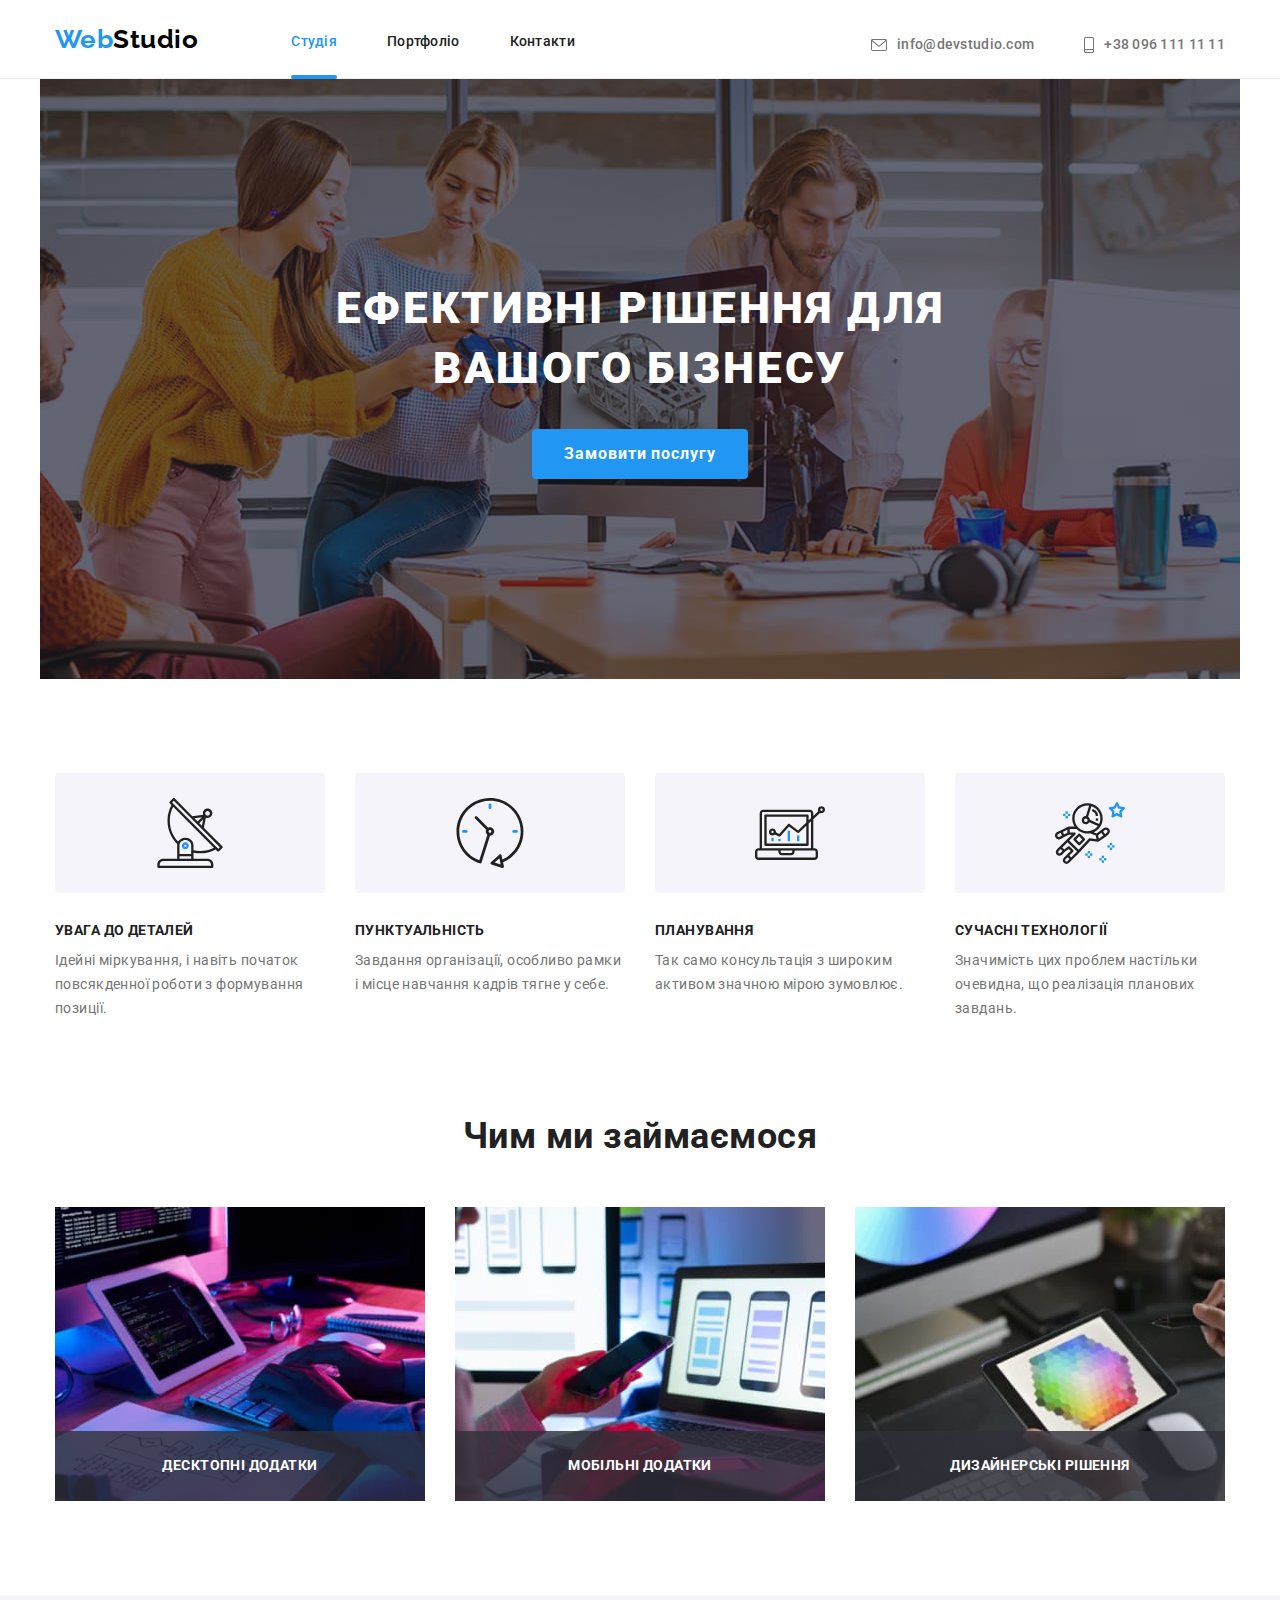
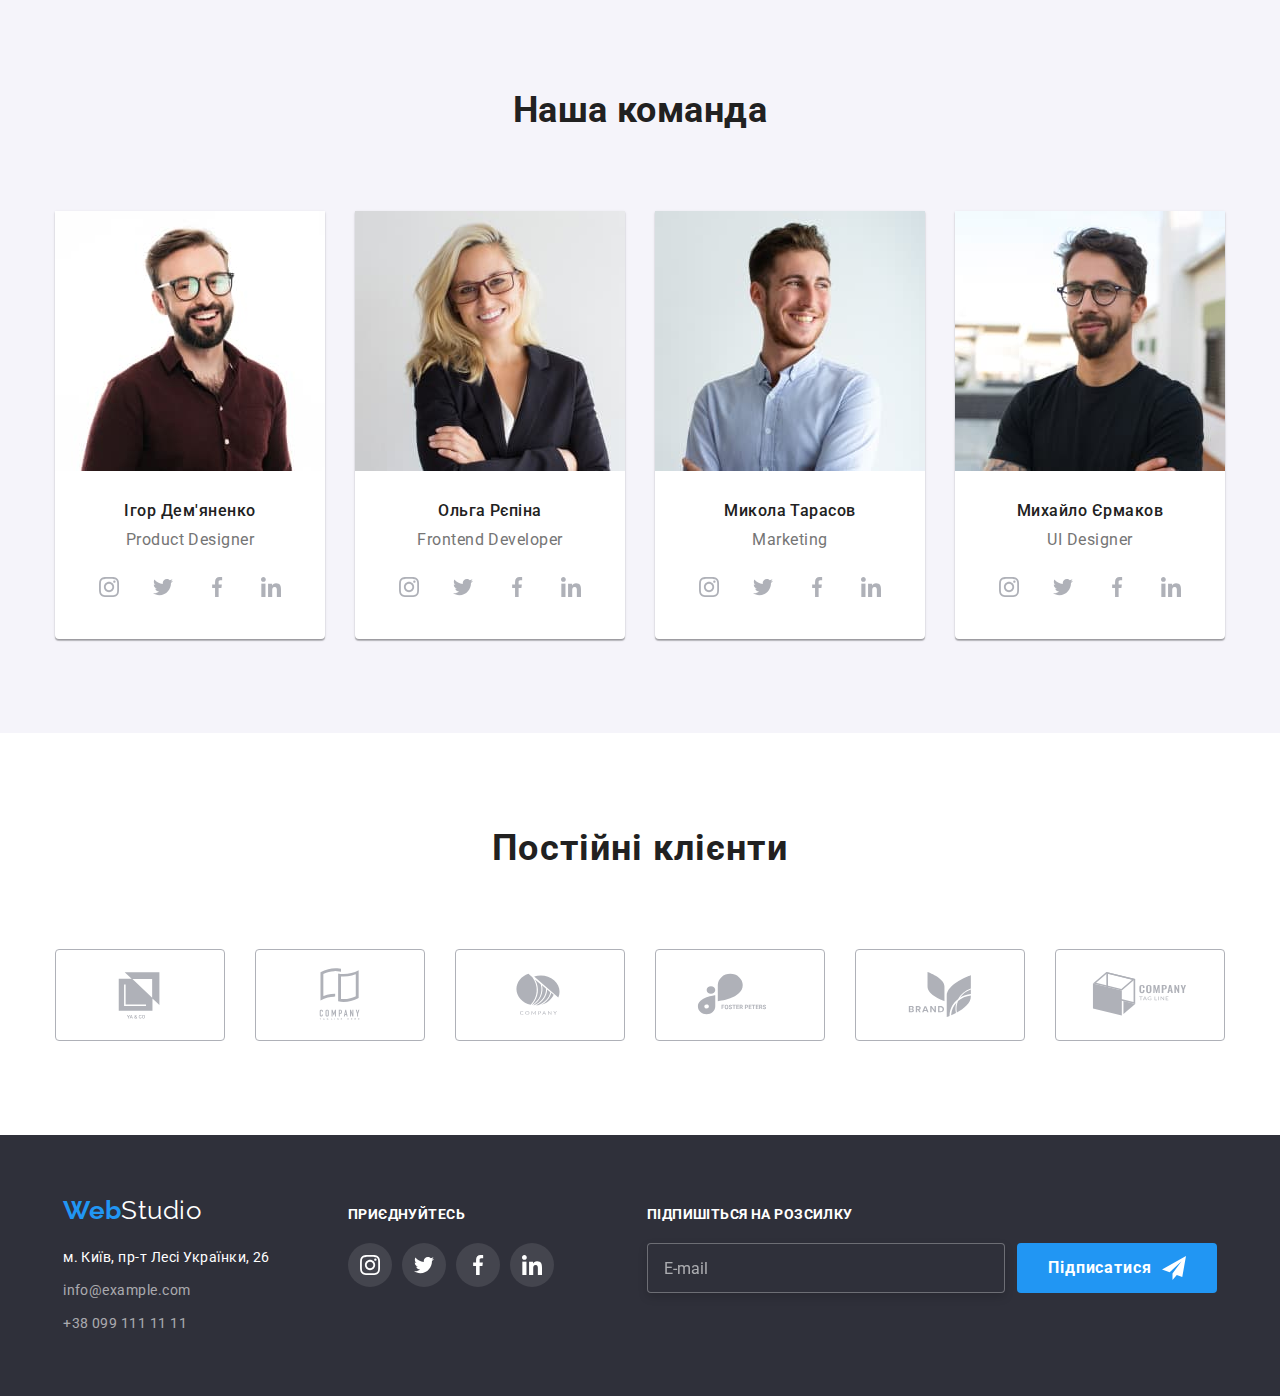
<file: index.html>
<!DOCTYPE html>
<html lang="uk">
  <head>
    <meta charset="UTF-8" />
    <meta name="viewport" content="width=device-width, initial-scale=1.0" />
    <title>Wed-Studio</title>
    <link rel="preconnect" href="https://fonts.googleapis.com" />
    <link rel="preconnect" href="https://fonts.gstatic.com" crossorigin />
    <link
      href="https://fonts.googleapis.com/css2?family=Raleway:wght@700&family=Roboto:wght@400;500;700;900&display=swap"
      rel="stylesheet"
    />
    <link
      rel="stylesheet"
      href="https://cdn.jsdelivr.net/npm/modern-normalize@1.1.0/modern-normalize.min.css"
    />
    <link rel="stylesheet" href="./css/main.min.css" />
  </head>
  <body>
    <header class="header">
      <div class="container page-header__container">
        <div class="tablet">
          <nav class="nav-studio">
            <div class="mobile-page-header__container">
              <a class="ligotip" href="./index.html"
                ><span class="logo__element">Web</span>Studio</a
              >
              <button type="button" class="open-mobile-menu-btn" data-menu-open>
                <svg class="open-mobile-menu-btn__icon">
                  <use href="./img/sprite.svg#icon-menu_burger"></use>
                </svg>
              </button>
            </div>
            <ul class="navilink">
              <li class="menu__item">
                <a
                  href="./index.html"
                  class="link current navi-line menu-item__link"
                  >Студія</a
                >
              </li>
              <li class="menu__item">
                <a href="./portfolio.html" class="link menu-item__link"
                  >Портфоліо</a
                >
              </li>
              <li class="menu__item">
                <a href="#contact" class="link menu-item__link">Контакти</a>
              </li>
            </ul>
          </nav>
          <ul class="studio-contact-header">
            <li class="studio-contact__header-item">
              <a href="mailto:info@devstudio.com" class="mail__info"
                ><svg class="mail__logo">
                  <use href="./img/sprite.svg#icon-envelope"></use></svg>info@devstudio.com</a>
            </li>
            <li class="studio-contact__header-item">
              <a href="tel:+380961111111" class="tel__info">
                <svg class="tel__logo">
                  <use href="./img/sprite.svg#icon-smartphone"></use></svg>+38 096 111 11 11</a
              >
            </li>
          </ul>
        </div>
      </div>
      <div class="mobile-menu" data-menu>
        <div class="container mobile-menu__container">
          <button class="mobile-menu__close-btn" data-menu-close>
            <svg class="mobile-menu__close-icon">
              <use href="./img/sprite.svg#icon-close-black"></use>
            </svg>
          </button>

          <ul class="navilink-mobile">
            <li class="menu__item-mobile">
              <a href="./index.html" class="link menu-item__link current"
                >Студія</a
              >
            </li>
            <li class="menu__item-mobile">
              <a href="./portfolio.html" class="link menu-item__link"
                >Портфоліо</a
              >
            </li>
            <li class="menu__item-mobile">
              <a href="#contact" class="link menu-item__link">Контакти</a>
            </li>
          </ul>
          <ul class="mobile-studio-contact-header">
            <li class="mobile-tel__info">
              <a href="tel:+380961111111" class="link mobile-tel__link">
                +38 096 111 11 11</a
              >
            </li>
            <li class="mobile-mail__info">
              <a href="mailto:info@devstudio.com" class="link mobile-mail__link"
                >info@devstudio.com</a
              >
            </li>
          </ul>
          <div>
            <ul class="mobile-social-icon-list">
              <li class="mobile-social__icon-item">
                <a
                  class="link mobile-social__link"
                  href="https://www.instagram.com/"
                  >Instagram</a
                >
              </li>
              <li class="mobile-social__icon-item">
                <a class="link mobile-social__link" href="https://twitter.com/"
                  >Twitter</a
                >
              </li>
              <li class="mobile-social__icon-item">
                <a
                  class="link mobile-social__link"
                  href="https://www.facebook.com/"
                  >facebook
                </a>
              </li>
              <li class="mobile-social__icon-item">
                <a
                  class="link mobile-social__link"
                  href="https://www.linkedin.com/"
                  >linkedin
                </a>
              </li>
            </ul>
          </div>
        </div>
      </div>
    </header>
    <main>
      <section class="hero">
        <div class="container">
          <h1 class="title-text">Ефективні рішення для вашого бізнесу</h1>
          <button class="button-studio" data-modal-open type="button">
            Замовити послугу
          </button>
        </div>
      </section>
      <section class="hidden">
        <div class="section-ourfeatures container">
          <h2 class="visually-hidden">Наші особливості</h2>
          <ul class="our-features">
            <li class="characteristic__point">
              <div class="icon-bg">
                <svg aria-label="іконка антена" class="our-features-icon">
                  <use href="./img/sprite.svg#icon-antenna"></use>
                </svg>
              </div>
              <h3 class="characteristic">Увага до деталей</h3>
              <p class="point">
                Ідейні міркування, і навіть початок повсякденної роботи з
                формування позиції.
              </p>
            </li>
            <li class="characteristic__point">
              <div class="icon-bg">
                <svg aria-label="іконка годинник" class="our-features-icon">
                  <use href="./img/sprite.svg#icon-clock"></use>
                </svg>
              </div>
              <h3 class="characteristic">Пунктуальність</h3>
              <p class="point">
                Завдання організації, особливо рамки і місце навчання кадрів
                тягне у себе.
              </p>
            </li>
            <li class="characteristic__point">
              <div class="icon-bg">
                <svg aria-label="іконка діаграма" class="our-features-icon">
                  <use href="./img/sprite.svg#icon-diagram"></use>
                </svg>
              </div>
              <h3 class="characteristic">Планування</h3>
              <p class="point">
                Так само консультація з широким активом значною мірою зумовлює.
              </p>
            </li>
            <li class="characteristic__point">
              <div class="icon-bg">
                <svg aria-label="іконка астронавт" class="our-features-icon">
                  <use href="./img/sprite.svg#icon-astronaut"></use>
                </svg>
              </div>
              <h3 class="characteristic">Сучасні технології</h3>
              <p class="point">
                Значимість цих проблем настільки очевидна, що реалізація
                планових завдань.
              </p>
            </li>
          </ul>
        </div>
      </section>
      <section>
        <div class="resume-section">
          <div class="container">
            <h2 class="resume-title">Чим ми займаємося</h2>
            <ul class="resume">
              <li>
                <div class="resume-box">
                  <p class="overley__resume">Десктопні додатки</p>
                  <picture>
                    <source media="(min-width: 1200px)" srcset="./img/desktop/resume/desktop.jpg 1x, ./img/desktop/resume/desktop@2x.jpg 2x">
                    <source type="image/webp" media="(min-width: 1200px)" srcset="./img/desktop/resume.webp/desktop.webp 1x, ./img/desktop/resume/desktop@2x.webp 2x">

                  <img src="./img/desktop/resume/desktop.jpg" alt="робота за пк" width="370" />
                </picture>
                </div>
              </li>
              <li>
                <div class="resume-box">
                  <p class="overley__resume">Мобільні додатки</p>
                  <picture>
                    <source media="(min-width: 1200px)" srcset="./img/desktop/resume/mobile.jpg 1x, ./img/desktop/resume/mobile@2x.jpg 2x">
                    <source type="image/webp" media="(min-width: 1200px)" srcset="./img/desktop/resume.webp/mobile.webp 1x, ./img/desktop/resume/mobile@2x.webp 2x">

                  <img src="./img/desktop/resume/mobile.jpg" alt="смартфон" width="370" />
                </picture>
                </div>
              </li>
              <li>
                <div class="resume-box">
                  <p class="overley__resume">Дизайнерські рішення</p>
                  <picture>
                    <source media="(min-width: 1200px)" srcset="./img/desktop/resume/design.jpg 1x, ./img/desktop/resume/design@2x.jpg 2x">
                    <source type="image/webp" media="(min-width: 1200px)" srcset="./img/desktop/resume.webp/design.webp 1x, ./img/desktop/resume/design@2x.webp 2x">

                  <img src="./img/desktop/resume/design.jpg" alt="планшет" width="370" />
                </picture>
                </div>
              </li>
            </ul>
          </div>
        </div>
      </section>
      <section class="team container">
        <div class="container">
          <h2 class="team-title">Наша команда</h2>
          <ul class="team-list">
            <li class="team__member">
              <picture>
                <source media="(min-width: 1200px)" srcset="./img/desktop/team/igor.jpg 1x, ./img/desktop/team/igor@2x.jpg 2x">
                <source type="image/webp" media="(min-width: 1200px)" srcset="./img/desktop/team.webp/igor.webp 1x, ./img/desktop/team/igor@2x.webp 2x">

                <source media="(min-width: 768px)" srcset="./img/tablet/team/igor.jpg 1x, ./img/desktop/team/igor@2x.jpg 2x">
                <source type="image/webp" media="(min-width: 768px)" srcset="./img/tablet/team.webp/igor.webp 1x, ./img/desktop/team/igor@2x.webp 2x">

                <source media="(max-width: 767px)" srcset="./img/mobile/team/igor.jpg 1x, ./img/desktop/team/igor@2x.jpg 2x">
                <source type="image/webp" media="(max-width: 767px)" srcset="./img/mobile/team.webp/igor.webp 1x, ./img/desktop/team/igor@2x.webp 2x">

              <img
                class="patricipant__foto"
                src="./img/mobile/team/igor.jpg"
                alt="ігор_дем'яненко"
              />
            </picture>
              <div class="participant-speciality">
                <h3 class="participant-name">Ігор Дем'яненко</h3>
                <p class="specialty">Product Designer</p>
                <ul class="social-icon-list">
                  <li>
                    <a class="social__link" href="https://www.instagram.com/">
                      <svg class="social__icon">
                        <use href="./img/sprite.svg#icon-instagram"></use>
                      </svg>
                    </a>
                  </li>
                  <li>
                    <a class="social__link" href="https://twitter.com/">
                      <svg class="social__icon">
                        <use href="./img/sprite.svg#icon-twitter"></use>
                      </svg>
                    </a>
                  </li>
                  <li>
                    <a class="social__link" href="https://www.facebook.com/">
                      <svg class="social__icon">
                        <use href="./img/sprite.svg#icon-facebook"></use>
                      </svg>
                    </a>
                  </li>
                  <li>
                    <a class="social__link" href="https://www.linkedin.com/">
                      <svg class="social__icon">
                        <use href="./img/sprite.svg#icon-linkedin"></use>
                      </svg>
                    </a>
                  </li>
                </ul>
              </div>
            </li>
            <li class="team__member">
              <picture>
                <source media="(min-width: 1200px)" srcset="./img/desktop/team/olga.jpg 1x, ./img/desktop/team/olga@2x.jpg 2x">
                <source type="image/webp" media="(min-width: 1200px)" srcset="./img/desktop/team.webp/olga.webp 1x, ./img/desktop/team/olga@2x.webp 2x">

                <source media="(min-width: 768px)" srcset="./img/tablet/team/olga.jpg 1x, ./img/tablet/team/olga@2x.jpg 2x">
                <source type="image/webp" media="(min-width: 768px)" srcset="./img/tablet/team.webp/olga.webp 1x, ./img/tablet/team/olga@2x.webp 2x">

                <source media="(max-width: 767px)" srcset="./img/mobile/team/olga.jpg 1x, ./img/mobile/team/olga@2x.jpg 2x">
                <source type="image/webp" media="(max-width: 767px)" srcset="./img/mobile/team.webp/olga.webp 1x, ./img/mobile/team/olga@2x.webp 2x">

              <img
                class="patricipant__foto"
                src="./img/mobile/team/olga.jpg"
                alt="ольга_рєпіна"
              />
            </picture>
              <div class="participant-speciality">
                <h3 class="participant-name">Ольга Рєпіна</h3>
                <p class="specialty">Frontend Developer</p>
                <ul class="social-icon-list">
                  <li>
                    <a class="social__link" href="https://www.instagram.com/">
                      <svg class="social__icon">
                        <use href="./img/sprite.svg#icon-instagram"></use>
                      </svg>
                    </a>
                  </li>
                  <li>
                    <a class="social__link" href="https://twitter.com/">
                      <svg class="social__icon">
                        <use href="./img/sprite.svg#icon-twitter"></use>
                      </svg>
                    </a>
                  </li>
                  <li>
                    <a class="social__link" href="https://www.facebook.com/">
                      <svg class="social__icon">
                        <use href="./img/sprite.svg#icon-facebook"></use>
                      </svg>
                    </a>
                  </li>
                  <li>
                    <a class="social__link" href="https://www.linkedin.com/">
                      <svg class="social__icon">
                        <use href="./img/sprite.svg#icon-linkedin"></use>
                      </svg>
                    </a>
                  </li>
                </ul>
              </div>
            </li>
            <li class="team__member">
              <picture>
                <source media="(min-width: 1200px)" srcset="./img/desktop/team/nikolay.jpg 1x, ./img/desktop/team/nikolay@2x.jpg 2x">
                <source type="image/webp" media="(min-width: 1200px)" srcset="./img/desktop/team.webp/nikolay.webp 1x, ./img/desktop/team/nikolay@2x.webp 2x">

                <source media="(min-width: 768px)" srcset="./img/tablet/team/nikolay.jpg 1x, ./img/tablet/team/nikolay@2x.jpg 2x">
                <source type="image/webp" media="(min-width: 768px)" srcset="./img/tablet/team.webp/nikolay.webp 1x, ./img/tablet/team/nikolay@2x.webp 2x">

                <source media="(max-width: 767px)" srcset="./img/mobile/team/nikolay.jpg 1x, ./img/mobile/team/nikolay@2x.jpg 2x">
                <source type="image/webp" media="(max-width: 767px)" srcset="./img/mobile/team.webp/nikolay.webp 1x, ./img/mobile/team/nikolay@2x.webp 2x">

              <img
                class="patricipant__foto"
                src="./img/mobile/team/nikolay.jpg"
                alt="микола_тарасов"
              />
            </picture>
              <div class="participant-speciality">
                <h3 class="participant-name">Микола Тарасов</h3>
                <p class="specialty">Marketing</p>
                <ul class="social-icon-list">
                  <li>
                    <a class="social__link" href="https://www.instagram.com/">
                      <svg class="social__icon">
                        <use href="./img/sprite.svg#icon-instagram"></use>
                      </svg>
                    </a>
                  </li>
                  <li>
                    <a class="social__link" href="https://twitter.com/">
                      <svg class="social__icon">
                        <use href="./img/sprite.svg#icon-twitter"></use>
                      </svg>
                    </a>
                  </li>
                  <li>
                    <a class="social__link" href="https://www.facebook.com/">
                      <svg class="social__icon">
                        <use href="./img/sprite.svg#icon-facebook"></use>
                      </svg>
                    </a>
                  </li>
                  <li>
                    <a class="social__link" href="https://www.linkedin.com/">
                      <svg class="social__icon">
                        <use href="./img/sprite.svg#icon-linkedin"></use>
                      </svg>
                    </a>
                  </li>
                </ul>
              </div>
            </li>
            <li class="team__member">
              <picture>
                <source media="(min-width: 1200px)" srcset="./img/desktop/team/mihail.jpg 1x, ./img/desktop/team/mihail@2x.jpg 2x">
                <source type="image/webp" media="(min-width: 1200px)" srcset="./img/desktop/team.webp/mihail.webp 1x, ./img/desktop/team/mihail@2x.webp 2x">

                <source media="(min-width: 768px)" srcset="./img/tablet/team/mihail.jpg 1x, ./img/tablet/team/mihail@2x.jpg 2x">
                <source type="image/webp" media="(min-width: 768px)" srcset="./img/tablet/team.webp/mihail.webp 1x, ./img/tablet/team/mihail@2x.webp 2x">

                <source media="(max-width: 767px)" srcset="./img/mobile/team/mihail.jpg 1x, ./img/mobile/team/mihail@2x.jpg 2x">
                <source type="image/webp" media="(max-width: 767px)" srcset="./img/mobile/team.webp/mihail.webp 1x, ./img/mobile/team/mihail@2x.webp 2x">

              <img
                class="patricipant__foto"
                src="./img/mobile/team/mihail.jpg"
                alt="михайло_єрмаков"
              />
            </picture>
              <div class="participant-speciality">
                <h3 class="participant-name">Михайло Єрмаков</h3>
                <p class="specialty">UI Designer</p>
                <ul class="social-icon-list">
                  <li>
                    <a class="social__link" href="https://www.instagram.com/">
                      <svg class="social__icon">
                        <use href="./img/sprite.svg#icon-instagram"></use>
                      </svg>
                    </a>
                  </li>
                  <li>
                    <a class="social__link" href="https://twitter.com/">
                      <svg class="social__icon">
                        <use href="./img/sprite.svg#icon-twitter"></use>
                      </svg>
                    </a>
                  </li>
                  <li>
                    <a class="social__link" href="https://www.facebook.com/">
                      <svg class="social__icon">
                        <use href="./img/sprite.svg#icon-facebook"></use>
                      </svg>
                    </a>
                  </li>
                  <li>
                    <a class="social__link" href="https://www.linkedin.com/">
                      <svg class="social__icon">
                        <use href="./img/sprite.svg#icon-linkedin"></use>
                      </svg>
                    </a>
                  </li>
                </ul>
              </div>
            </li>
          </ul>
        </div>
      </section>
      <section class="regular-customers">
        <div class="container">
          <h2 class="regular-customers-title">Постійні клієнти</h2>
          <ul class="page-regular-customers">
            <li class="customers__item">
              <a class="regular-customers-icon-bg" href="">
                <svg class="regular-customers-icon" width="106px" height="60px">
                  <use href="./img/sprite.svg#icon-group-1"></use>
                </svg>
              </a>
            </li>
            <li class="customers__item">
              <a class="regular-customers-icon-bg" href="">
                <svg class="regular-customers-icon" width="106px" height="60px">
                  <use href="./img/sprite.svg#icon-group-2"></use>
                </svg>
              </a>
            </li>
            <li class="customers__item">
              <a class="regular-customers-icon-bg" href="">
                <svg class="regular-customers-icon" width="106px" height="60px">
                  <use href="./img/sprite.svg#icon-group-3"></use>
                </svg>
              </a>
            </li>
            <li class="customers__item">
              <a class="regular-customers-icon-bg" href="">
                <svg class="regular-customers-icon" width="106px" height="60px">
                  <use href="./img/sprite.svg#icon-group-4"></use>
                </svg>
              </a>
            </li>
            <li class="customers__item">
              <a class="regular-customers-icon-bg" href="">
                <svg class="regular-customers-icon" width="106px" height="60px">
                  <use href="./img/sprite.svg#icon-group-5"></use>
                </svg>
              </a>
            </li>
            <li class="customers__item">
              <a class="regular-customers-icon-bg" href="">
                <svg class="regular-customers-icon" width="106px" height="60px">
                  <use href="./img/sprite.svg#icon-group-6"></use>
                </svg>
              </a>
            </li>
          </ul>
        </div>
      </section>
    </main>
    <footer">
      <section class="footer-studio-portfolio">
        <div class="container container-list">
          <div class="contact__block">
            <a class="footer-logo" href=""
              ><span class="logo__web">Web</span>Studio</a
            >
            <address class="contact-studio-portfolio">
              <ul class="footercontact">
                <li class="maps-studio-portfolio">
                  <a
                    href="https://goo.gl/maps/CPtrU1FHBa2aNyZL9"
                    class="footercontact__maps foot-contact-link"
                    target="_blank"
                    rel="noopener noreferrer nofollow"
                    >м. Київ, пр-т Лесі Українки, 26</a
                  >
                </li>
                <li id="contact" class="mail-studio-portfolio">
                  <a
                    href="mailto:info@example.com"
                    class="footercontact__mail foot-contact-link"
                    >info@example.com</a
                  >
                </li>
                <li class="tel-studio-portfolio">
                  <a
                    href="tel:+380991111111"
                    class="footercontact__tel foot-contact-link"
                    >+38 099 111 11 11</a
                  >
                </li>
              </ul>
            </address>
          </div>
          <div class="cont-footer-social">
            <p class="footer-title">приєднуйтесь</p>
            <div class="footer-social-list">
              <ul class="footer-social-icon-list">
                <li>
                  <a
                    class="footer-social__link"
                    href="https://www.instagram.com/"
                  >
                    <svg class="footer-social__icon">
                      <use href="./img/sprite.svg#icon-instagram"></use>
                    </svg>
                  </a>
                </li>
                <li>
                  <a class="footer-social__link" href="https://twitter.com/">
                    <svg class="footer-social__icon">
                      <use href="./img/sprite.svg#icon-twitter"></use>
                    </svg>
                  </a>
                </li>
                <li>
                  <a
                    class="footer-social__link"
                    href="https://www.facebook.com/"
                  >
                    <svg class="footer-social__icon">
                      <use href="./img/sprite.svg#icon-facebook"></use>
                    </svg>
                  </a>
                </li>
                <li>
                  <a
                    class="footer-social__link"
                    href="https://www.linkedin.com/"
                  >
                    <svg class="footer-social__icon">
                      <use href="./img/sprite.svg#icon-linkedin"></use>
                    </svg>
                  </a>
                </li>
              </ul>
            </div>
          </div>
          <div class="footer-form">
            <p class="footer-form-text">підпишіться на розсилку</p>
            <form class="footer-send-form">
              <label class="footer-form-field">
                <input
                  type="email"
                  class="footer-form__input"
                  required
                  pattern="[a-zA-Z0-9]+@[a-zA-Z0-9]+\.[a-zA-Z0-9]+"
                  name="user-email"
                  placeholder="E-mail"
                />
              </label>
              <div>
                <button type="submit" class="footer-form-submit">
                  Підписатися
                  <svg class="footer-icon-send">
                    <use href="./img/sprite.svg#icon-send"></use>
                  </svg>
                </button>
              </div>
            </form>
          </div>
        </div>
      </section>
    </footer>

    
       <div class="backdrop is-hidden " data-modal>
      <div class="modal">
        <button type="button" data-modal-close class="modal-close-btn">
          <svg class="btn__close" width="18px" height="18px">
            <use href="./img/sprite.svg#icon-close-black"></use>
          </svg>
        </button>
        <p class="modal-form-title">Залиште свої дані, ми вам передзвонимо</p>
        <form class="modal-form">
          <label class="modal-form__field">
            <span class="modal-form__field-description"> Ім'я</span>
            <span class="modal-form__input-wrapper">
              <input
                type="text"
                class="modal-form__input"
                required
                pattern="[a-zA-Zа-яА-ЯіІїЇ]+"
                name="user-name"
              />
              <span class="modal-form-input-icon">
                <svg class="input-icon">
                  <use href="./img/sprite.svg#icon-modal_name_icon"></use>
                </svg>
              </span>
            </span>
          </label>

          <label class="modal-form__field">
            <span class="modal-form__field-description">Телефон</span>
            <span class="modal-form__input-wrapper">
              <input
                type="tel"
                class="modal-form__input"
                required
                pattern="[0-9]{3}-[0-9]{3}-[0-9]{2}-[0-9]{2}"
                title="xxx-xxx-xx-xx"
                name="user-phone"
              />
              <span class="modal-form-input-icon">
                <svg class="input-icon">
                  <use href="./img/sprite.svg#icon-modal_tel_icon"></use>
                </svg>
              </span>
            </span>
          </label>
          <label class="modal-form__field">
            <span class="modal-form__field-description">Пошта</span>
            <span class="modal-form__input-wrapper">
              <input
                type="email"
                class="modal-form__input"
                required
                pattern="[a-zA-Z0-9]+@[a-zA-Z0-9]+\.[a-zA-Z0-9]+"
                name="user-email"
              />
              <span class="modal-form-input-icon">
                <svg class="input-icon">
                  <use href="./img/sprite.svg#icon-modal_mail_icon"></use>
                </svg>
              </span>
            </span>
          </label>
          <label class="modal-form__field">
            <span class="modal-form__field-description">Коментар</span>
            <textarea
              class="modal-form-message"
              name="user_message"
              placeholder="Введіть текст"
            ></textarea>
          </label>
          <label class="modal-form-check-field">
            <input
              class="modal-form__check"
              name="user_policy"
              type="checkbox"
              required
            />
            <svg class="modal-castom-checkbox">
              <use
                class="modal-castom-checkbox-icon"
                href="./img/sprite.svg#icon-checkbox"
              ></use>
            </svg>
            Погоджуюся з розсилкою та приймаю&nbsp;
            <a class="policy-text" href="">Умови договору</a>
          </label>
          <button type="submit" class="modal-form-submit">Відправити</button>
        </form>
      </div>
    </div>
    <script src="./js/modal.js"></script>
    <script src="./js/menu.js"></script>
  </body>
</html>
</file>
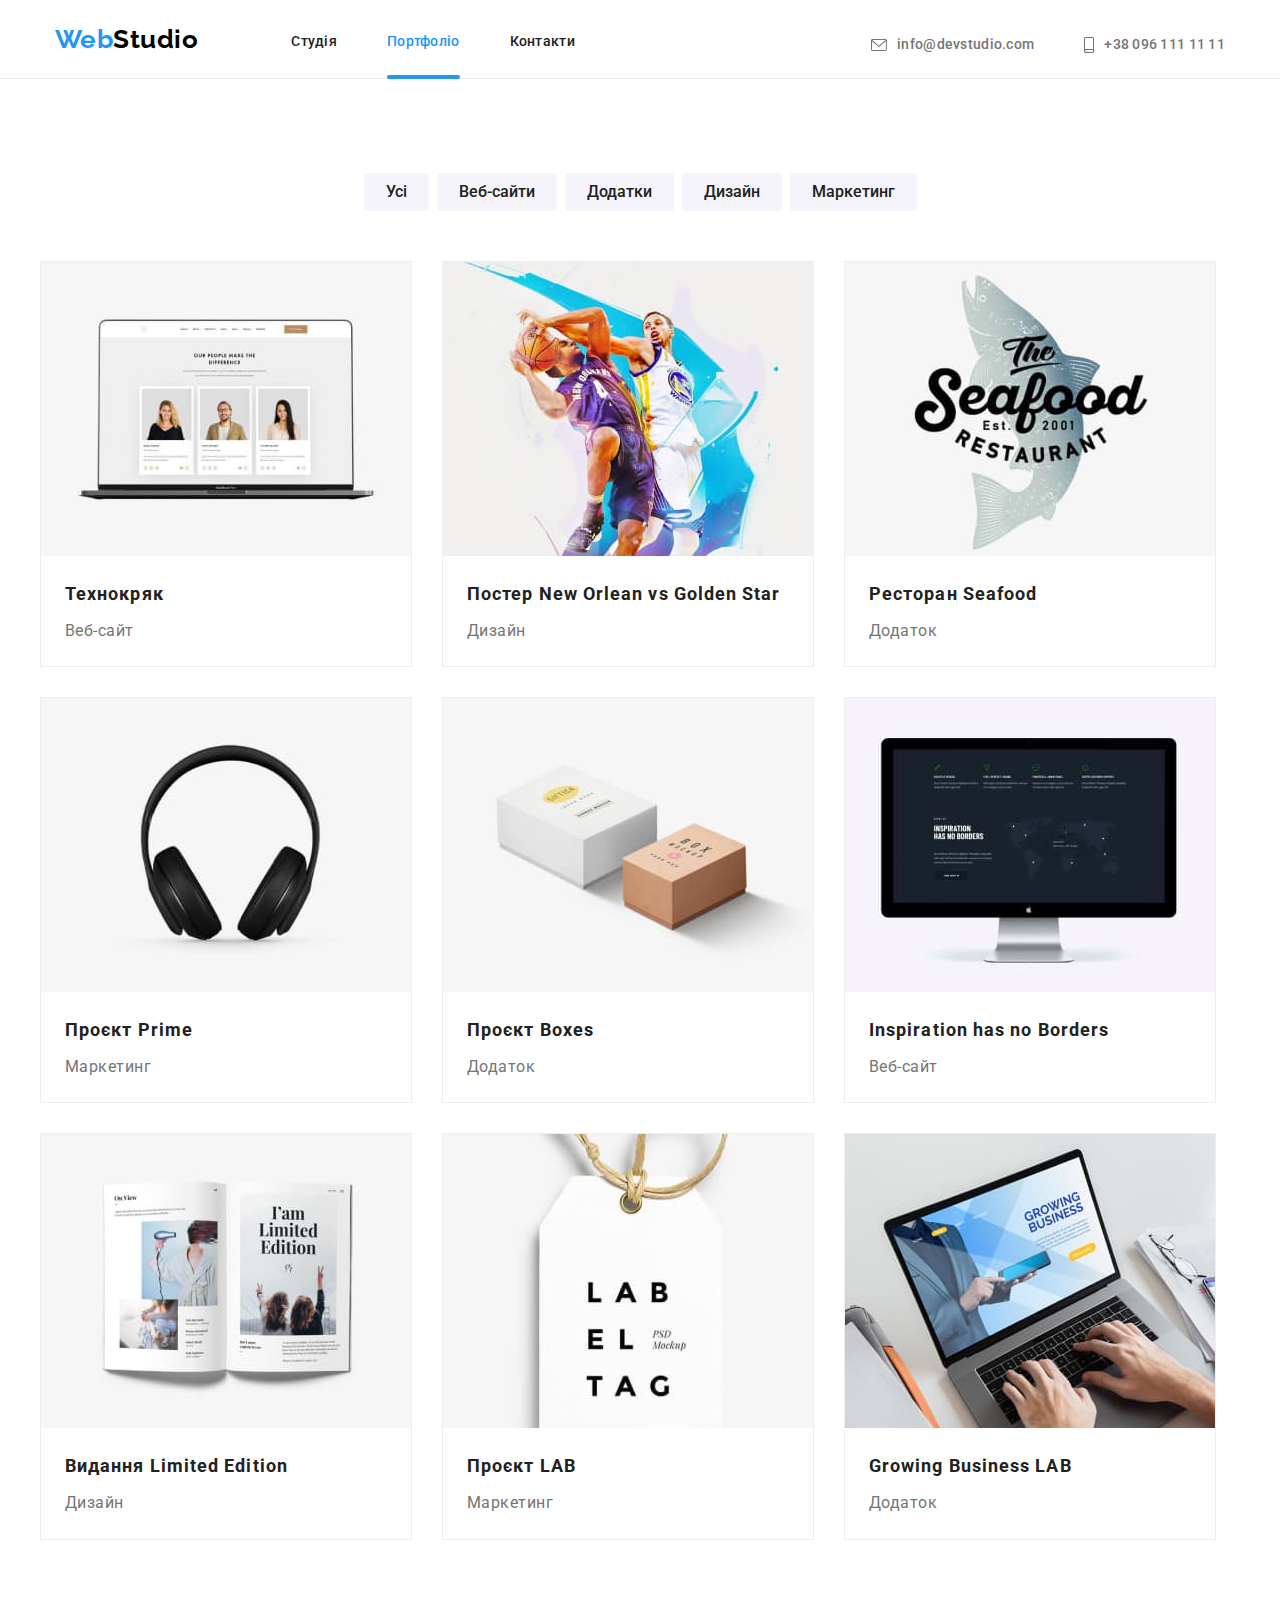
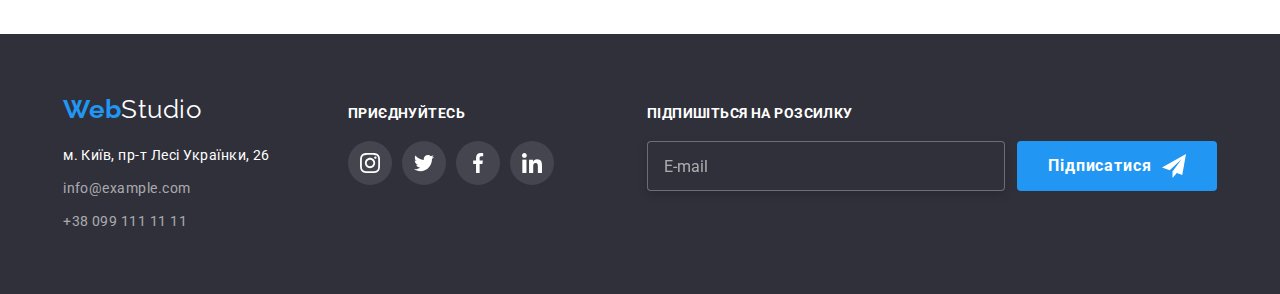
<file: portfolio.html>
<!DOCTYPE html>
<html lang="uk">
  <head>
    <meta charset="UTF-8" />
    <meta name="viewport" content="width=device-width, initial-scale=1.0" />
    <title>portfolio</title>
    <link rel="preconnect" href="https://fonts.googleapis.com" />
    <link rel="preconnect" href="https://fonts.gstatic.com" crossorigin />
    <link
      href="https://fonts.googleapis.com/css2?family=Raleway:wght@700&family=Roboto:wght@400;500;700;900&display=swap"
      rel="stylesheet"
    />
    <link
      rel="stylesheet"
      href="https://cdn.jsdelivr.net/npm/modern-normalize@1.1.0/modern-normalize.min.css"
    />
    <link rel="stylesheet" href="./css/main.min.css" />
  </head>
  <body>
    <header class="header">
      <div class="container page-header__container">
        <div class="tablet">
          <nav class="nav-studio">
            <div class="mobile-page-header__container">
              <a class="ligotip" href="./index.html"
                ><span class="logo__element">Web</span>Studio</a
              >
              <button type="button" class="open-mobile-menu-btn" data-menu-open>
                <svg class="open-mobile-menu-btn__icon">
                  <use href="./img/sprite.svg#icon-menu_burger"></use>
                </svg>
              </button>
            </div>
            <ul class="navilink">
              <li class="menu__item">
                <a href="./index.html" class="link menu-item__link">Студія</a>
              </li>
              <li class="menu__item">
                <a
                  href="./portfolio.html"
                  class="link navi-line current menu-item__link"
                  >Портфоліо</a
                >
              </li>
              <li class="menu__item">
                <a href="#contact" class="link menu-item__link">Контакти</a>
              </li>
            </ul>
          </nav>
          <ul class="studio-contact-header">
            <li class="studio-contact__header-item">
              <a href="mailto:info@devstudio.com" class="mail__info"
                ><svg class="mail__logo">
                  <use href="./img/sprite.svg#icon-envelope"></use></svg
                >info@devstudio.com</a
              >
            </li>
            <li class="studio-contact__header-item">
              <a href="tel:+380961111111" class="tel__info">
                <svg class="tel__logo">
                  <use href="./img/sprite.svg#icon-smartphone"></use></svg
                >+38 096 111 11 11</a
              >
            </li>
          </ul>
        </div>
      </div>
      <div class="mobile-menu" data-menu>
        <div class="container mobile-menu__container">
          <button class="mobile-menu__close-btn" data-menu-close>
            <svg class="mobile-menu__close-icon">
              <use href="./img/sprite.svg#icon-close-black"></use>
            </svg>
          </button>

          <ul class="navilink-mobile">
            <li class="menu__item-mobile">
              <a href="./index.html" class="link menu-item__link"
                >Студія</a
              >
            </li>
            <li class="menu__item-mobile">
              <a href="./portfolio.html" class="link menu-item__link current"
                >Портфоліо</a
              >
            </li>
            <li class="menu__item-mobile">
              <a href="#contact" class="link menu-item__link">Контакти</a>
            </li>
          </ul>
          <ul class="mobile-studio-contact-header">
            <li class="mobile-tel__info">
              <a href="tel:+380961111111" class="link mobile-tel__link">
                +38 096 111 11 11</a
              >
            </li>
            <li class="mobile-mail__info">
              <a href="mailto:info@devstudio.com" class="link mobile-mail__link"
                >info@devstudio.com</a
              >
            </li>
          </ul>
          <div>
            <ul class="mobile-social-icon-list">
              <li class="mobile-social__icon-item">
                <a
                  class="link mobile-social__link"
                  href="https://www.instagram.com/"
                  >Instagram</a
                >
              </li>
              <li class="mobile-social__icon-item">
                <a class="link mobile-social__link" href="https://twitter.com/"
                  >Twitter</a
                >
              </li>
              <li class="mobile-social__icon-item">
                <a
                  class="link mobile-social__link"
                  href="https://www.facebook.com/"
                  >facebook
                </a>
              </li>
              <li class="mobile-social__icon-item">
                <a
                  class="link mobile-social__link"
                  href="https://www.linkedin.com/"
                  >linkedin
                </a>
              </li>
            </ul>
          </div>
        </div>
      </div>
    </header>
    <main>
      <section class="page-potfolio container">
        <div class="container">
          <h1 class="visually-hidden">portfolio</h1>
          <ul class="portfolio-button">
            <li><button type="button">Усі</button></li>
            <li><button type="button">Веб-сайти</button></li>
            <li><button type="button">Додатки</button></li>
            <li><button type="button">Дизайн</button></li>
            <li><button class="mobile-last-button" type="button">Маркетинг</button></li>
          </ul>
        </div>
          <ul class="portfolio-img">
            <li>
              <a class="link portfolio-img__box" href="">
                <div class="overley-box">
                  <p class="overley">
                    Ресурс пропонує комплексні пропозиції з різним рівнем
                    функціоналу та сервісів. Все це дозволить відвідувачу
                    отримати вичерпні відомості про компанію чи приватну особу.
                  </p>
                <picture>
                  <source media="(min-width: 1200px)" srcset="./img/desktop/portfolio/technokryak.jpg 1x, ./img/desktop/portfolio/technokryak@2x.jpg 2x">
                  <source type="image/webp" media="(min-width: 1200px)" srcset="./img/desktop/portfolio.webp/technokryak.webp 1x, ./img/desktop/portfolio/technokryak@2x.webp 2x">

                  <source media="(min-width: 768px)" srcset="./img/tablet/portfolio/technokryak.jpg 1x, ./img/tablet/portfolio/technokryak@2x.jpg 2x">
                  <source type="image/webp" media="(min-width: 768px)" srcset="./img/tablet/portfolio.webp/technokryak.webp 1x, ./img/tablet/portfolio/technokryak@2x.webp 2x">

                  <source media="(max-width: 767px)" srcset="./img/mobile/portfolio/technokryak.jpg 1x, ./img/mobile/portfolio/technokryak@2x.jpg 2x">
                  <source type="image/webp" media="(max-width: 767px)" srcset="./img/mobile/portfolio.webp/technokryak.webp 1x, ./img/mobile/portfolio/technokryak@2x.webp 2x">

                  <img class="portfolio__img"
                    src="./img/mobile/portfolio/technokryak.jpg"
                    alt="ноутбук"
                    
                  />
                </picture>
                </div>
                <div class="chapter-group">
                  <h2 class="portfolio-chapter">Технокряк</h2>
                  <p class="portfolio-group">Веб-сайт</p>
                </div>
              </a>
            </li>
            <li>
              <a class="link portfolio-img__box" href="">
                <div class="overley-box">
                  <p class="overley">
                    Ресурс пропонує комплексні пропозиції з різним рівнем
                    функціоналу та сервісів. Все це дозволить відвідувачу
                    отримати вичерпні відомості про компанію чи приватну особу.
                  </p>
                <picture>
                  <source media="(min-width: 1200px)" srcset="./img/desktop/portfolio/poster.jpg 1x, ./img/desktop/portfolio/poster@2x.jpg 2x">
                  <source type="image/webp" media="(min-width: 1200px)" srcset="./img/desktop/portfolio.webp/poster.webp 1x, ./img/desktop/portfolio/poster@2x.webp 2x">

                  <source media="(min-width: 768px)" srcset="./img/tablet/portfolio/poster.jpg 1x, ./img/tablet/portfolio/poster@2x.jpg 2x">
                  <source type="image/webp" media="(min-width: 768px)" srcset="./img/tablet/portfolio.webp/poster.webp 1x, ./img/tablet/portfolio/poster@2x.webp 2x">

                  <source media="(max-width: 767px)" srcset="./img/mobile/portfolio/poster.jpg 1x, ./img/mobile/portfolio/poster@2x.jpg 2x">
                  <source type="image/webp" media="(max-width: 767px)" srcset="./img/mobile/portfolio.webp/poster.webp 1x, ./img/mobile/portfolio/poster@2x.webp 2x">

                  <img class="portfolio__img"
                    src="./img/mobile/portfolio/poster.jpg"
                    alt="постер баскетбол"
                    
                  />
                </picture>
                </div>
                <div class="chapter-group">
                  <h2 class="portfolio-chapter">
                    Постер New Orlean vs Golden Star
                  </h2>
                  <p class="portfolio-group">Дизайн</p>
                </div>
              </a>
            </li>
            <li>
              <a class="link portfolio-img__box" href="">
                <div class="overley-box">
                  <p class="overley">
                    Ресурс пропонує комплексні пропозиції з різним рівнем
                    функціоналу та сервісів. Все це дозволить відвідувачу
                    отримати вичерпні відомості про компанію чи приватну особу.
                  </p>
                <picture>
                  <source media="(min-width: 1200px)" srcset="./img/desktop/portfolio/seafood.jpg 1x, ./img/desktop/portfolio/seafood@2x.jpg 2x">
                  <source type="image/webp" media="(min-width: 1200px)" srcset="./img/desktop/portfolio.webp/seafood.webp 1x, ./img/desktop/portfolio/seafood@2x.webp 2x">

                  <source media="(min-width: 768px)" srcset="./img/tablet/portfolio/seafood.jpg 1x, ./img/tablet/portfolio/seafood@2x.jpg 2x">
                  <source type="image/webp" media="(min-width: 768px)" srcset="./img/tablet/portfolio.webp/seafood.webp 1x, ./img/tablet/portfolio/seafood@2x.webp 2x">

                  <source media="(max-width: 767px)" srcset="./img/mobile/portfolio/seafood.jpg 1x, ./img/mobile/portfolio/seafood@2x.jpg 2x">
                  <source type="image/webp" media="(max-width: 767px)" srcset="./img/mobile/portfolio.webp/seafood.webp 1x, ./img/mobile/portfolio/seafood@2x.webp 2x">

                  <img class="portfolio__img"
                    src="./img/mobile/portfolio/seafood.jpg"
                    alt="логотип ресторана"
                    
                  />
                </picture>
                </div>
                <div class="chapter-group">
                  <h2 class="portfolio-chapter">Ресторан Seafood</h2>
                  <p class="portfolio-group">Додаток</p>
                </div>
              </a>
            </li>
            <li>
              <a class="link portfolio-img__box" href="">
                <div class="overley-box">
                  <p class="overley">
                    Ресурс пропонує комплексні пропозиції з різним рівнем
                    функціоналу та сервісів. Все це дозволить відвідувачу
                    отримати вичерпні відомості про компанію чи приватну особу.
                  </p>
                <picture>
                  <source media="(min-width: 1200px)" srcset="./img/desktop/portfolio/prime.jpg 1x, ./img/desktop/portfolio/prime@2x.jpg 2x">
                  <source type="image/webp" media="(min-width: 1200px)" srcset="./img/desktop/portfolio.webp/prime.webp 1x, ./img/desktop/portfolio/prime@2x.webp 2x">

                  <source media="(min-width: 768px)" srcset="./img/tablet/portfolio/prime.jpg 1x, ./img/tablet/portfolio/prime@2x.jpg 2x">
                  <source type="image/webp" media="(min-width: 768px)" srcset="./img/tablet/portfolio.webp/prime.webp 1x, ./img/tablet/portfolio/prime@2x.webp 2x">

                  <source media="(max-width: 767px)" srcset="./img/mobile/portfolio/prime.jpg 1x, ./img/mobile/portfolio/prime@2x.jpg 2x">
                  <source type="image/webp" media="(max-width: 767px)" srcset="./img/mobile/portfolio.webp/prime.webp 1x, ./img/mobile/portfolio/prime@2x.webp 2x">

                  <img class="portfolio__img"
                    src="./img/mobile/portfolio/prime.jpg"
                    alt="навушники"
                    
                  />
                </picture>
                </div>
                <div class="chapter-group">
                  <h2 class="portfolio-chapter">Проєкт Prime</h2>
                  <p class="portfolio-group">Маркетинг</p>
                </div>
              </a>
            </li>
            <li>
              <a class="link portfolio-img__box" href="">
                <div class="overley-box">
                  <p class="overley">
                    Ресурс пропонує комплексні пропозиції з різним рівнем
                    функціоналу та сервісів. Все це дозволить відвідувачу
                    отримати вичерпні відомості про компанію чи приватну особу.
                  </p>
                <picture>
                  <source media="(min-width: 1200px)" srcset="./img/desktop/portfolio/boxes.jpg 1x, ./img/desktop/portfolio/boxes@2x.jpg 2x">
                  <source type="image/webp" media="(min-width: 1200px)" srcset="./img/desktop/portfolio.webp/boxes.webp 1x, ./img/desktop/portfolio/boxes@2x.webp 2x">

                  <source media="(min-width: 768px)" srcset="./img/tablet/portfolio/boxes.jpg 1x, ./img/tablet/portfolio/boxes@2x.jpg 2x">
                  <source type="image/webp" media="(min-width: 768px)" srcset="./img/tablet/portfolio.webp/boxes.webp 1x, ./img/tablet/portfolio/boxes@2x.webp 2x">

                  <source media="(max-width: 767px)" srcset="./img/mobile/portfolio/boxes.jpg 1x, ./img/mobile/portfolio/boxes@2x.jpg 2x">
                  <source type="image/webp" media="(max-width: 767px)" srcset="./img/mobile/portfolio.webp/boxes.webp 1x, ./img/mobile/portfolio/boxes@2x.webp 2x">

                  <img class="portfolio__img"
                    src="./img/mobile/portfolio/boxes.jpg"
                    alt="картонні бокси"
                    
                  />
                </picture>
                </div>
                <div class="chapter-group">
                  <h2 class="portfolio-chapter">Проєкт Boxes</h2>
                  <p class="portfolio-group">Додаток</p>
                </div>
              </a>
            </li>
            <li>
              <a class="link portfolio-img__box" href="">
                <div class="overley-box">
                  <p class="overley">
                    Ресурс пропонує комплексні пропозиції з різним рівнем
                    функціоналу та сервісів. Все це дозволить відвідувачу
                    отримати вичерпні відомості про компанію чи приватну особу.
                  </p>
                <picture>
                  <source media="(min-width: 1200px)" srcset="./img/desktop/portfolio/inspiration.jpg 1x, ./img/desktop/portfolio/inspiration@2x.jpg 2x">
                  <source type="image/webp" media="(min-width: 1200px)" srcset="./img/desktop/portfolio.webp/inspiration.webp 1x, ./img/desktop/portfolio/inspiration@2x.webp 2x">

                  <source media="(min-width: 768px)" srcset="./img/tablet/portfolio/inspiration.jpg 1x, ./img/tablet/portfolio/inspiration@2x.jpg 2x">
                  <source type="image/webp" media="(min-width: 768px)" srcset="./img/tablet/portfolio.webp/inspiration.webp 1x, ./img/tablet/portfolio/inspiration@2x.webp 2x">

                  <source media="(max-width: 767px)" srcset="./img/mobile/portfolio/inspiration.jpg 1x, ./img/mobile/portfolio/inspiration@2x.jpg 2x">
                  <source type="image/webp" media="(max-width: 767px)" srcset="./img/mobile/portfolio.webp/inspiration.webp 1x, ./img/mobile/portfolio/inspiration@2x.webp 2x">

                  <img class="portfolio__img"
                    src="./img/mobile/portfolio/inspiration.jpg"
                    alt="монітор"
                    
                  />
                </picture>
                </div>
                <div class="chapter-group">
                  <h2 class="portfolio-chapter">Inspiration has no Borders</h2>
                  <p class="portfolio-group">Веб-сайт</p>
                </div>
              </a>
            </li>
            <li>
              <a class="link portfolio-img__box" href="">
                <div class="overley-box">
                  <p class="overley">
                    Ресурс пропонує комплексні пропозиції з різним рівнем
                    функціоналу та сервісів. Все це дозволить відвідувачу
                    отримати вичерпні відомості про компанію чи приватну особу.
                  </p>
                <picture>
                  <source media="(min-width: 1200px)" srcset="./img/desktop/portfolio/limited.jpg 1x, ./img/desktop/portfolio/limited@2x.jpg 2x">
                  <source type="image/webp" media="(min-width: 1200px)" srcset="./img/desktop/portfolio.webp/limited.webp 1x, ./img/desktop/portfolio/limited@2x.webp 2x">

                  <source media="(min-width: 768px)" srcset="./img/tablet/portfolio/limited.jpg 1x, ./img/tablet/portfolio/limited@2x.jpg 2x">
                  <source type="image/webp" media="(min-width: 768px)" srcset="./img/tablet/portfolio.webp/limited.webp 1x, ./img/tablet/portfolio/limited@2x.webp 2x">

                  <source media="(max-width: 767px)" srcset="./img/mobile/portfolio/limited.jpg 1x, ./img/mobile/portfolio/limited@2x.jpg 2x">
                  <source type="image/webp" media="(max-width: 767px)" srcset="./img/mobile/portfolio.webp/limited.webp 1x, ./img/mobile/portfolio/limited@2x.webp 2x">

                  <img class="portfolio__img"
                    src="./img/mobile/portfolio/limited.jpg"
                    alt="книжка"
                    
                  />
                </picture>
                </div>
                <div class="chapter-group">
                  <h2 class="portfolio-chapter">Видання Limited Edition</h2>
                  <p class="portfolio-group">Дизайн</p>
                </div>
              </a>
            </li>
            <li>
              <a class="link portfolio-img__box" href="">
                <div class="overley-box">
                  <p class="overley">
                    Ресурс пропонує комплексні пропозиції з різним рівнем
                    функціоналу та сервісів. Все це дозволить відвідувачу
                    отримати вичерпні відомості про компанію чи приватну особу.
                  </p>
                <picture>
                  <source media="(min-width: 1200px)" srcset="./img/desktop/portfolio/lab.jpg 1x, ./img/desktop/portfolio/lab@2x.jpg 2x">
                  <source type="image/webp" media="(min-width: 1200px)" srcset="./img/desktop/portfolio.webp/lab.webp 1x, ./img/desktop/portfolio/lab@2x.jpg 2x">

                  <source media="(min-width: 768px)" srcset="./img/tablet/portfolio/lab.jpg 1x, ./img/tablet/portfolio/lab@2x.jpg 2x">
                  <source type="image/webp" media="(min-width: 768px)" srcset="./img/tablet/portfolio.webp/lab.webp 1x, ./img/tablet/portfolio/lab@2x.jpg 2x">

                  <source media="(max-width: 767px)" srcset="./img/mobile/portfolio/lab.jpg 1x, ./img/mobile/portfolio/lab@2x.jpg 2x">
                  <source type="image/webp" media="(max-width: 767px)" srcset="./img/mobile/portfolio.webp/lab.webp 1x, ./img/mobile/portfolio/lab@2x.jpg 2x">

                  <img class="portfolio__img"
                    src="./img/mobile/portfolio/lab.jpg"
                    alt="бірка"
                    
                  />
                </picture>
                </div>
                <div class="chapter-group">
                  <h2 class="portfolio-chapter">Проєкт LAB</h2>
                  <p class="portfolio-group">Маркетинг</p>
                </div>
              </a>
            </li>
            <li>
              <a class="link portfolio-img__box" href="">
                <div class="overley-box">
                  <p class="overley">
                    Ресурс пропонує комплексні пропозиції з різним рівнем
                    функціоналу та сервісів. Все це дозволить відвідувачу
                    отримати вичерпні відомості про компанію чи приватну особу.
                  </p>
                <picture>
                  <source media="(min-width: 1200px)" srcset="./img/desktop/portfolio/bisines.jpg 1x, ./img/desktop/portfolio/bisines@2x.jpg 2x">
                  <source type="image/webp" media="(min-width: 1200px)" srcset="./img/desktop/portfolio.webp/bisines.webp 1x, ./img/desktop/portfolio/bisines@2x.jpg 2x">

                  <source media="(min-width: 768px)" srcset="./img/tablet/portfolio/bisines.jpg 1x, ./img/tablet/portfolio/bisines@2x.jpg 2x">
                  <source type="image/webp" media="(min-width: 768px)" srcset="./img/tablet/portfolio.webp/bisines.webp 1x, ./img/tablet/portfolio/bisines@2x.jpg 2x">

                  <source media="(max-width: 767px)" srcset="./img/mobile/portfolio/bisines.jpg 1x, ./img/mobile/portfolio/bisines@2x.jpg 2x">
                  <source type="image/webp" media="(max-width: 767px)" srcset="./img/mobile/portfolio.webp/bisines.webp 1x, ./img/mobile/portfolio/bisines@2x.jpg 2x">

                  <img class="portfolio__img"
                    src="./img/mobile/portfolio/bisines.jpg"
                    alt="робота на ноутбуці"
                    
                  />
                </picture>
                </div>
                <div class="chapter-group">
                  <h2 class="portfolio-chapter">Growing Business LAB</h2>
                  <p class="portfolio-group">Додаток</p>
                </div>
              </a>
            </li>
          </ul>
        </div>
      </section>
    </main>
    <footer">
    <section class="footer-studio-portfolio">
      <div class="container container-list">
        <div class="contact__block">
          <a class="footer-logo" href=""
            ><span class="logo__web">Web</span>Studio</a
          >
          <address class="contact-studio-portfolio">
            <ul class="footercontact">
              <li class="maps-studio-portfolio">
                <a
                  href="https://goo.gl/maps/CPtrU1FHBa2aNyZL9"
                  class="footercontact__maps foot-contact-link"
                  target="_blank"
                  rel="noopener noreferrer nofollow"
                  >м. Київ, пр-т Лесі Українки, 26</a
                >
              </li>
              <li id="contact" class="mail-studio-portfolio">
                <a
                  href="mailto:info@example.com"
                  class="footercontact__mail foot-contact-link"
                  >info@example.com</a
                >
              </li>
              <li class="tel-studio-portfolio">
                <a
                  href="tel:+380991111111"
                  class="footercontact__tel foot-contact-link"
                  >+38 099 111 11 11</a
                >
              </li>
            </ul>
          </address>
        </div>
        <div class="cont-footer-social">
          <p class="footer-title">приєднуйтесь</p>
          <div class="footer-social-list">
            <ul class="footer-social-icon-list">
              <li>
                <a
                  class="footer-social__link"
                  href="https://www.instagram.com/"
                >
                  <svg class="footer-social__icon">
                    <use href="./img/sprite.svg#icon-instagram"></use>
                  </svg>
                </a>
              </li>
              <li>
                <a class="footer-social__link" href="https://twitter.com/">
                  <svg class="footer-social__icon">
                    <use href="./img/sprite.svg#icon-twitter"></use>
                  </svg>
                </a>
              </li>
              <li>
                <a
                  class="footer-social__link"
                  href="https://www.facebook.com/"
                >
                  <svg class="footer-social__icon">
                    <use href="./img/sprite.svg#icon-facebook"></use>
                  </svg>
                </a>
              </li>
              <li>
                <a
                  class="footer-social__link"
                  href="https://www.linkedin.com/"
                >
                  <svg class="footer-social__icon">
                    <use href="./img/sprite.svg#icon-linkedin"></use>
                  </svg>
                </a>
              </li>
            </ul>
          </div>
        </div>
        <div class="footer-form">
          <p class="footer-form-text">підпишіться на розсилку</p>
          <form class="footer-send-form">
            <label class="footer-form-field">
              <input
                type="email"
                class="footer-form__input"
                required
                pattern="[a-zA-Z0-9]+@[a-zA-Z0-9]+\.[a-zA-Z0-9]+"
                name="user-email"
                placeholder="E-mail"
              />
            </label>
            <div>
              <button type="submit" class="footer-form-submit">
                Підписатися
                <svg class="footer-icon-send">
                  <use href="./img/sprite.svg#icon-send"></use>
                </svg>
              </button>
            </div>
          </form>
        </div>
      </div>
    </section>
  </footer>
    <script src="./js/menu.js"></script>
  </body>
</html>
</file>
<file: css/main.min.css>
:root{--accent-color: #2196f3;--primary-font: "Roboto", sans-serif;--secondary-font: "Raleway", sans-serif;--primary-text-color: #ffffff;--secondary-text-color: #212121;--tertiary-text-color: #757575;--primary-bg-color: #ffffff;--secondary-bg-color: #f5f4fa;--secondary-bg-color-dark: #2f303a;--primary-icon-color: #afb1b8;--logo-dark: #000000;--modal-ptimary-text-color: #000000;--button-background: #2196f3;--button-background-hover: #188ce8;--link-background-hover: #188ce8;--overley-background: rgba(33, 150, 243, 0.9);--contact-footer-color: rgba(255, 255, 255, 0.6);--transition-timing-function: 250ms cubic-bezier(0.4, 0, 0.2, 1);--transition-timing-function-overley: 500ms cubic-bezier(0.4, 0, 0.2, 1)}.visually-hidden{position:absolute;white-space:nowrap;width:1px;height:1px;overflow:hidden;border:0;padding:0;clip:rect(0 0 0 0);clip-path:inset(50%);margin:-1px}h1,h2,h3,h4,p{margin:0}.link{text-decoration:none}img{display:block;max-width:100%;height:auto;object-fit:cover}ul,ol{list-style:none;margin-top:0;margin-bottom:0;padding-left:0}body{letter-spacing:.03em;font-family:"Roboto",sans-serif;color:var(--tertiary-text-color);min-width:480px}.container{width:100%;padding-left:15px;padding-right:15px}@media screen and (min-width: 480px){.container{width:480px;margin-left:auto;margin-right:auto}}@media screen and (min-width: 768px){.container{width:768px}}@media screen and (min-width: 1200px){.container{width:1200px}}.mobile-menu{overflow:scroll;position:fixed;top:0;left:0;width:100%;height:100%;background-color:#fff;z-index:100;opacity:0;visibility:hidden;pointer-events:none;transition:opacity var(--transition-timing-function) visibility var(--transition-timing-function)}.mobile-menu.is-open{opacity:1;visibility:visible;pointer-events:auto}.mobile-menu__container{display:flex;flex-direction:column;position:relative;height:100vh;padding-left:40px;padding-top:48px;padding-bottom:48px}.mobile-menu__close-btn{position:absolute;top:10px;right:15px;background-color:rgba(0,0,0,0);border:0;padding:0;line-height:0}.mobile-menu__close-icon{width:40px;height:40px}.mobile-menu__close-icon{width:40px;height:40px}.mobile-menu__close-icon:active{fill:var(--button-background-hover)}.menu__item-mobile{margin-bottom:32px}.menu-item__link{font-weight:500;font-size:40px;line-height:1.18;letter-spacing:.02em;color:#212121}.menu-item__link.current{color:var(--accent-color)}.mobile-studio-contact-header{margin-top:auto}.mobile-tel__info{margin-bottom:32px}.mobile-tel__link{font-weight:500;font-size:34px;line-height:1.18;letter-spacing:.02em;color:#2196f3}.mobile-mail__link{font-weight:500;font-size:24px;line-height:1.17;letter-spacing:.02em;color:#757575}.mobile-mail__info{padding-bottom:64px}.mobile-social-icon-list{display:flex;align-items:center;gap:20px}.mobile-social__icon-item{position:relative}.mobile-social__icon-item:not(:last-child)::after{content:"";width:1px;height:100%;position:absolute;right:-10px;top:0;background-color:rgba(33,33,33,.2)}.mobile-social__link{font-weight:500;font-size:18px;line-height:1.22;letter-spacing:.02em;color:#2196f3}@media screen and (min-width: 768px){.mobile-menu{display:none}}@media screen and (max-width: 768px){.modal-close-btn{background-color:rgba(0,0,0,0);border:1px solid rgba(0,0,0,.1);width:30px;height:30px;border-radius:50%;padding:0;display:flex;align-items:center;justify-content:center;position:absolute;top:8px;right:8px;cursor:pointer}.modal-close-btn:hover,.modal-close-btn:focus{fill:#2196f3;transition:var(--transition-timing-function)}.modal-form-submit{margin:0 auto 0 auto;display:block;width:200px;height:50px;font-weight:700;font-size:16px;line-height:1.88;cursor:pointer;background-color:var(--button-background);color:var(--primary-text-color);letter-spacing:.06em;border-radius:4px;border:none;transition:background-color var(--transition-timing-function)}.modal-form-submit:hover,.modal-form-submit:focus{background:var(--button-background-hover);box-shadow:0px 4px 4px rgba(0,0,0,.15);border-radius:4px}}@media screen and (min-width: 768px){.modal-close-btn{background-color:rgba(0,0,0,0);border:1px solid rgba(0,0,0,.1);width:30px;height:30px;border-radius:50%;padding:0;display:flex;align-items:center;justify-content:center;position:absolute;top:8px;right:8px;cursor:pointer}.modal-close-btn:hover,.modal-close-btn:focus{fill:#2196f3;transition:var(--transition-timing-function)}.modal-form-submit{margin:0 auto 0 auto;display:block;width:200px;height:50px;font-weight:700;font-size:16px;line-height:1.88;cursor:pointer;background-color:var(--button-background);color:var(--primary-text-color);letter-spacing:.06em;border-radius:4px;border:none;transition:background-color var(--transition-timing-function)}.modal-form-submit:hover,.modal-form-submit:focus{background:var(--button-background-hover);box-shadow:0px 4px 4px rgba(0,0,0,.15);border-radius:4px}}@media screen and (min-width: 1200px){.modal-close-btn{background-color:rgba(0,0,0,0);border:1px solid rgba(0,0,0,.1);width:30px;height:30px;border-radius:50%;padding:0;display:flex;align-items:center;justify-content:center;position:absolute;top:8px;right:8px;cursor:pointer}.modal-close-btn:hover,.modal-close-btn:focus{fill:#2196f3;transition:var(--transition-timing-function)}.modal-form-submit{margin:0 auto 0 auto;display:block;width:216px;height:50px;font-weight:700;font-size:16px;line-height:1.88;cursor:pointer;background-color:var(--button-background);color:var(--primary-text-color);letter-spacing:.06em;border-radius:4px;border:none;transition:background-color var(--transition-timing-function)}.modal-form-submit:hover,.modal-form-submit:focus{background:var(--button-background-hover);box-shadow:0px 4px 4px rgba(0,0,0,.15);border-radius:4px}}@media screen and (max-width: 768px){.social-icon-list{display:flex;align-items:center;justify-content:center;margin-top:16px;column-gap:10px}.social__icon{width:20px;height:20px}.social__link{display:flex;align-items:center;justify-content:center;border-radius:50%;width:44px;height:44px;fill:var(--primary-icon-color);transition:background-color var(--transition-timing-function),fill var(--transition-timing-function)}.social__link:hover,.social__link:focus{background:var(--button-background-hover);fill:var(--primary-text-color)}}@media screen and (min-width: 768px){.social-icon-list{display:flex;align-items:center;justify-content:center;margin-top:16px;column-gap:10px}.social__icon{width:20px;height:20px}.social__link{display:flex;align-items:center;justify-content:center;border-radius:50%;width:44px;height:44px;fill:var(--primary-icon-color);transition:background-color var(--transition-timing-function),fill var(--transition-timing-function)}.social__link:hover,.social__link:focus{background:var(--button-background-hover);fill:var(--primary-text-color)}}@media screen and (min-width: 1200px){.social-icon-list{display:flex;align-items:center;justify-content:center;margin-top:16px;column-gap:10px}.social__icon{width:20px;height:20px}.social__link{display:flex;align-items:center;justify-content:center;border-radius:50%;width:44px;height:44px;fill:var(--primary-icon-color);transition:background-color var(--transition-timing-function),fill var(--transition-timing-function)}.social__link:hover,.social__link:focus{background:var(--button-background-hover);fill:var(--primary-text-color)}}@media screen and (max-width: 768px){.cont-footer-social{display:flex;flex-direction:column;align-items:center;margin-left:auto;margin-right:auto}.footer-social-icon-list{display:flex;justify-content:center;column-gap:10px}.footer-social__icon{width:20px;height:20px}.footer-social__link{display:flex;align-items:center;justify-content:center;border-radius:50%;width:44px;height:44px;background:rgba(255,255,255,.1);fill:var(--primary-text-color);transition:background-color var(--transition-timing-function)}.footer-social__link:hover,.footer-social__link:focus{background:var(--button-background-hover)}}@media screen and (min-width: 768px){.cont-footer-social{display:flex;flex-direction:column;align-items:center}.footer-social-icon-list{display:flex;justify-content:center;column-gap:10px}.footer-social__icon{width:20px;height:20px}.footer-social__link{display:flex;align-items:center;justify-content:center;border-radius:50%;width:44px;height:44px;background:rgba(255,255,255,.1);fill:var(--primary-text-color);transition:background-color var(--transition-timing-function)}.footer-social__link:hover,.footer-social__link:focus{background:var(--button-background-hover)}}@media screen and (min-width: 1200px){.cont-footer-social{display:flex;flex-direction:column;align-items:start;margin-left:70px}.footer-social-icon-list{display:flex;justify-content:center;column-gap:10px}.footer-social__icon{width:20px;height:20px}.footer-social__link{display:flex;align-items:center;justify-content:center;border-radius:50%;width:44px;height:44px;background:rgba(255,255,255,.1);fill:var(--primary-text-color);transition:background-color var(--transition-timing-function)}.footer-social__link:hover,.footer-social__link:focus{background:var(--button-background-hover)}}.logo__element{font-family:var(--secondary-font);font-weight:700;font-size:26px;line-height:1.19;color:var(--accent-color)}.ligotip{margin-right:93px;font-family:var(--secondary-font);font-weight:700;font-size:26px;line-height:1.19;color:var(--logo-dark);text-decoration:none}@media screen and (max-width: 767px){.logo__web{font-family:var(--secondary-font);font-weight:700;font-size:26px;line-height:1.19;color:var(--accent-color)}.footer-logo{font-family:var(--secondary-font);font-size:26px;line-height:1.19;color:var(--primary-text-color);text-decoration:none;display:flex;justify-content:center;align-items:center}}@media screen and (min-width: 768px){.logo__web{font-family:var(--secondary-font);font-weight:700;font-size:26px;line-height:1.19;color:var(--accent-color)}.footer-logo{font-family:var(--secondary-font);font-size:26px;line-height:1.19;color:var(--primary-text-color);text-decoration:none;display:flex;justify-content:center;align-items:center}}@media screen and (min-width: 1200px){.logo__web{font-family:var(--secondary-font);font-weight:700;font-size:26px;line-height:1.19;color:var(--accent-color)}.footer-logo{font-family:var(--secondary-font);font-size:26px;line-height:1.19;color:var(--primary-text-color);text-decoration:none;display:block}}@media screen and (max-width: 767px){.navilink{display:none}.studio-contact-header{display:none}.open-mobile-menu-btn{border:none;background-color:rgba(0,0,0,0)}.mobile-page-header__container{display:flex;align-items:center;justify-content:space-between;padding-top:16px;padding-bottom:16px}.open-mobile-menu-btn__icon{width:24px;height:16px}.open-mobile-menu-btn__icon:active{fill:var(--button-background-hover)}}@media screen and (min-width: 768px){.header{background:var(--primary-bg-color);border-bottom:1px solid #ececec}.open-mobile-menu-btn{display:none}.nav-studio{display:flex;align-items:center}.navilink{display:flex;column-gap:50px}.navilink .menu-item__link{color:var(--secondary-text-color);font-weight:500;font-size:14px;line-height:1.14;letter-spacing:.02em}.navilink .menu-item__link:hover,.navilink .menu-item__link:focus{color:var(--accent-color);transition:color var(--transition-timing-function)}.navilink .menu-item__link.current{color:var(--accent-color)}.menu__item{position:relative;padding:32px 0 28px 0}.navi-line::after{position:absolute;content:"";display:block;width:100%;height:4px;left:0;bottom:-1px;background-color:var(--button-background);border-radius:2px}.tablet{display:flex;align-items:center;justify-content:space-between}.studio-contact-header{padding-top:21px}.studio-contact__header-item{padding-bottom:10px}.mail__info{color:var(--tertiary-text-color);text-decoration:none;font-weight:500;font-size:14px;line-height:1.14;letter-spacing:.02em;display:flex;align-items:center;fill:currentColor;transition:color var(--transition-timing-function)}.mail__info:hover,.mail__info:focus{color:var(--accent-color)}.mail__logo{width:14px;height:10px;margin-right:8px}.tel__info{color:var(--tertiary-text-color);text-decoration:none;font-weight:500;font-size:14px;line-height:1.14;letter-spacing:.02em;display:flex;align-items:center;fill:currentColor;transition:color var(--transition-timing-function)}.tel__info:hover,.tel__info:focus{color:var(--accent-color)}.tel__logo{width:10px;height:14px;margin-right:8px}}@media screen and (min-width: 1200px){.nav-studio{display:flex;align-items:center}.header{background:var(--primary-bg-color);border-bottom:1px solid #ececec}.navilink{display:flex;column-gap:50px}.navilink .menu-item__link{color:var(--secondary-text-color);font-weight:500;font-size:14px;line-height:1.14;letter-spacing:.02em}.navilink .menu-item__link:hover,.navilink .menu-item__link:focus{color:var(--accent-color);transition:color var(--transition-timing-function)}.navilink .menu-item__link.current{color:var(--accent-color)}.menu__item{position:relative;padding:32px 0 28px 0}.navi-line::after{position:absolute;content:"";display:block;width:100%;height:4px;left:0;bottom:-1px;background-color:var(--button-background);border-radius:2px}.header{background:var(--primary-bg-color);border-bottom:1px solid #ececec}.studio-contact-header{column-gap:50px;display:flex}.mail__logo{width:16px;height:12px;margin-right:10px}.mail__info{color:var(--tertiary-text-color);text-decoration:none;font-weight:500;font-size:14px;line-height:1.14;letter-spacing:.02em;fill:currentColor;display:flex;align-items:center;transition:color var(--transition-timing-function)}.mail__info:hover,.mail__info:focus{color:var(--accent-color)}.tel__logo{width:10px;height:16px;margin-right:10px}.tel__info{color:var(--tertiary-text-color);text-decoration:none;font-weight:500;font-size:14px;line-height:1.14;letter-spacing:.02em;fill:currentColor;display:flex;align-items:center;transition:color var(--transition-timing-function)}.tel__info:hover,.tel__info:focus{color:var(--accent-color)}}.contact-logo-mail{width:16px;height:12px;padding:auto}.potfolio-contacts{display:flex;column-gap:30px;justify-content:flex-end}.potfolio-contacts .mail-tel-contact{font-weight:500;font-size:14px;line-height:1.14;letter-spacing:.02em;color:var(--tertiary-text-color);transition:color var(--transition-timing-function)}.potfolio-contacts .mail-tel-contact:hover,.potfolio-contacts .mail-tel-contact:focus{color:var(--accent-color)}@media screen and (max-width: 767px){.hero{background:#c4c4c4;width:max-content;background-image:linear-gradient(rgba(47, 48, 58, 0.4), rgba(47, 48, 58, 0.4)),url(../img/mobile/header/header.jpg);background-position:center;background-repeat:no-repeat;margin:0 auto;padding:118px 0 118px 0}.title-text{margin:0 auto;text-align:center;text-transform:uppercase;letter-spacing:.06em;font-weight:900;font-size:26px;line-height:1.62;color:var(--primary-text-color)}.button-studio{margin:30px auto 0 auto;display:block;width:200px;height:50px;font-weight:700;font-size:16px;line-height:1.88;cursor:pointer;background-color:var(--button-background);color:var(--primary-text-color);letter-spacing:.06em;border-radius:4px;border:none;transition:background-color var(--transition-timing-function)}.button-studio:hover,.button-studio:focus{background:var(--button-background-hover);box-shadow:0px 4px 4px rgba(0,0,0,.15);border-radius:4px}}@media screen and (min-width: 768px){.hero{background:#c4c4c4;width:max-content;background-image:linear-gradient(rgba(47, 48, 58, 0.4), rgba(47, 48, 58, 0.4)),url(../img/tablet/header/header.jpg);background-position:center;background-repeat:no-repeat;margin:0 auto;padding:118px 0 118px 0}.title-text{width:360px;margin:0 auto;text-align:center;text-transform:uppercase;letter-spacing:.06em;font-weight:900;font-size:26px;line-height:1.62;color:var(--primary-text-color)}.button-studio{margin:30px auto 0 auto;display:block;width:200px;height:50px;font-weight:700;font-size:16px;line-height:1.88;cursor:pointer;background-color:var(--button-background);color:var(--primary-text-color);letter-spacing:.06em;border-radius:4px;border:none;transition:background-color var(--transition-timing-function)}.button-studio:hover,.button-studio:focus{background:var(--button-background-hover);box-shadow:0px 4px 4px rgba(0,0,0,.15);border-radius:4px}}@media screen and (min-width: 1200px){.hero{background:#c4c4c4;background-image:linear-gradient(rgba(47, 48, 58, 0.4), rgba(47, 48, 58, 0.4)),url(../img/desktop/header/header.jpg);background-position:center;background-repeat:no-repeat;background-size:cover;margin:0 auto;padding:200px 0 200px 0}.title-text{width:700px;margin:0 auto;text-align:center;text-transform:uppercase;letter-spacing:.06em;font-weight:900;font-size:44px;line-height:1.36;color:var(--primary-text-color)}.button-studio{margin:30px auto 0 auto;display:block;width:216px;height:50px;font-weight:700;font-size:16px;line-height:1.88;cursor:pointer;background-color:var(--button-background);color:var(--primary-text-color);letter-spacing:.06em;border-radius:4px;border:none;transition:background-color var(--transition-timing-function)}.button-studio:hover,.button-studio:focus{background:var(--button-background-hover);box-shadow:0px 4px 4px rgba(0,0,0,.15);border-radius:4px}}@media screen and (min-device-pixel-ratio: 2)and (max-width: 767px),screen and (min-resolution: 192dpi)and (max-width: 767px),screen and (min-resolution: 2dppx)and (max-width: 767px){.hero{background-image:linear-gradient(rgba(47, 48, 58, 0.4), rgba(47, 48, 58, 0.4)),url(../img/mobile/header/background@2x.jpg)}}@media screen and (min-device-pixel-ratio: 2)and (min-width: 768px),screen and (min-resolution: 192dpi)and (min-width: 768px),screen and (min-resolution: 2dppx)and (min-width: 768px){.hero{background-image:linear-gradient(rgba(47, 48, 58, 0.4), rgba(47, 48, 58, 0.4)),url(../img/tablet/header/background@2x.jpg)}}@media screen and (min-device-pixel-ratio: 2)and (min-width: 1200px),screen and (min-resolution: 192dpi)and (min-width: 1200px),screen and (min-resolution: 2dppx)and (min-width: 1200px){.hero{background-image:linear-gradient(rgba(47, 48, 58, 0.4), rgba(47, 48, 58, 0.4)),url(../img/desktop/header/background@2x.jpg)}}@media screen and (max-width: 768px){.portfolio-button{display:flex;margin-bottom:40px;align-items:center;column-gap:8px;justify-content:center;flex-wrap:wrap}.portfolio-button button{background:var(--secondary-bg-color);font-family:inherit;font-weight:500;font-size:16px;line-height:1.62;text-align:center;color:var(--secondary-text-color);padding:6px 22px 6px 22px;border:none;border-radius:4px;transition:color var(--transition-timing-function),background-color var(--transition-timing-function),box-shadow var(--transition-timing-function)}.portfolio-button button:hover,.portfolio-button button:focus{background-color:var(--button-background);cursor:pointer;color:var(--primary-text-color);box-shadow:0px 3px 1px rgba(0,0,0,.1),0px 1px 2px rgba(0,0,0,.08),0px 2px 2px rgba(0,0,0,.12)}.mobile-last-button{margin-top:15px}}@media screen and (min-width: 768px){.portfolio-button{display:flex;margin-bottom:30px;align-items:center;column-gap:8px;justify-content:center}.portfolio-button button{background:var(--secondary-bg-color);font-family:inherit;font-weight:500;font-size:16px;line-height:1.62;text-align:center;color:var(--secondary-text-color);padding:6px 22px 6px 22px;border:none;border-radius:4px;transition:color var(--transition-timing-function),background-color var(--transition-timing-function),box-shadow var(--transition-timing-function)}.portfolio-button button:hover,.portfolio-button button:focus{background-color:var(--button-background);cursor:pointer;color:var(--primary-text-color);box-shadow:0px 3px 1px rgba(0,0,0,.1),0px 1px 2px rgba(0,0,0,.08),0px 2px 2px rgba(0,0,0,.12)}}@media screen and (min-width: 1200px){.portfolio-button{display:flex;margin-bottom:50px;align-items:center;column-gap:8px;justify-content:center}.portfolio-button button{background:var(--secondary-bg-color);font-family:inherit;font-weight:500;font-size:16px;line-height:1.62;text-align:center;color:var(--secondary-text-color);padding:6px 22px 6px 22px;border:none;border-radius:4px;transition:color var(--transition-timing-function),background-color var(--transition-timing-function),box-shadow var(--transition-timing-function)}.portfolio-button button:hover,.portfolio-button button:focus{background-color:var(--button-background);cursor:pointer;color:var(--primary-text-color);box-shadow:0px 3px 1px rgba(0,0,0,.1),0px 1px 2px rgba(0,0,0,.08),0px 2px 2px rgba(0,0,0,.12)}}@media screen and (max-width: 767px){.footer-title{font-style:normal;font-weight:700;font-size:14px;line-height:1.14;letter-spacing:.03em;color:var(--primary-text-color);text-transform:uppercase;display:flex;align-items:center;justify-content:center;margin-bottom:20px}.footer-studio-portfolio{padding:60px 0px 60px 0px;background:var(--secondary-bg-color-dark);text-decoration:none;margin:0 auto}.container-list{display:flex;flex-direction:column;align-items:center}}@media screen and (min-width: 768px){.footer-title{font-style:normal;font-weight:700;font-size:14px;line-height:1.14;letter-spacing:.03em;color:var(--primary-text-color);text-transform:uppercase;display:flex;align-items:center;justify-content:center;margin-bottom:20px}.footer-studio-portfolio{padding:60px 0px 60px 0px;background:var(--secondary-bg-color-dark);text-decoration:none;margin:0 auto}.container-list{display:flex;flex-wrap:wrap;align-items:baseline}}@media screen and (min-width: 1200px){.footer-title{font-style:normal;font-weight:700;font-size:14px;line-height:1.14;letter-spacing:.03em;color:var(--primary-text-color);text-transform:uppercase;display:flex;align-items:center;justify-content:center;margin-bottom:20px}.footer-studio-portfolio{padding:60px 0px 60px 0px;background:var(--secondary-bg-color-dark);text-decoration:none;margin:0 auto}.container-list{display:flex;align-items:baseline}}@media screen and (max-width: 767px){.contact__block{margin-bottom:60px;margin-left:auto;margin-right:auto}.footercontact a:hover,.footercontact a:focus{color:var(--accent-color)}.contact-studio-portfolio{margin-top:20px}.footercontact__maps{font-style:normal;text-decoration:none;font-size:14px;line-height:1.71;color:var(--primary-text-color);transition:color var(--transition-timing-function)}.maps-studio-portfolio{margin-bottom:9px}.footercontact__mail{font-style:normal;text-decoration:none;font-size:14px;line-height:1.71;color:var(--contact-footer-color);transition:color var(--transition-timing-function)}.mail-studio-portfolio{margin-bottom:9px;display:flex;justify-content:center;align-items:center}.tel-studio-portfolio{display:flex;justify-content:center;align-items:center}.footercontact__tel{font-style:normal;text-decoration:none;font-size:14px;line-height:1.71;color:var(--contact-footer-color);transition:color var(--transition-timing-function)}}@media screen and (min-width: 768px){.contact__block{margin:0 165px 60px 76px}.footer__contact-adress{margin:0 165px 30px 76px}.footercontact a:hover,.footercontact a:focus{color:var(--accent-color)}.contact-studio-portfolio{margin-top:20px}.footercontact__maps{font-style:normal;text-decoration:none;font-size:14px;line-height:1.71;color:var(--primary-text-color);transition:color var(--transition-timing-function)}.maps-studio-portfolio{margin-bottom:9px}.footercontact__mail{font-style:normal;text-decoration:none;font-size:14px;line-height:1.71;color:var(--contact-footer-color);transition:color var(--transition-timing-function)}.mail-studio-portfolio{margin-bottom:9px;display:flex;justify-content:center;align-items:center}.tel-studio-portfolio{display:flex;align-items:center;justify-content:center}.footercontact__tel{font-style:normal;text-decoration:none;font-size:14px;line-height:1.71;color:var(--contact-footer-color);transition:color var(--transition-timing-function)}}@media screen and (min-width: 1200px){.contact__block{margin:inherit}.footercontact a:hover,.footercontact a:focus{color:var(--accent-color)}.contact-studio-portfolio{margin-top:20px}.footercontact__maps{font-style:normal;text-decoration:none;font-size:14px;line-height:1.71;color:var(--primary-text-color);transition:color var(--transition-timing-function)}.maps-studio-portfolio{margin-bottom:9px}.footercontact__mail{font-style:normal;text-decoration:none;font-size:14px;line-height:1.71;color:var(--contact-footer-color);transition:color var(--transition-timing-function)}.mail-studio-portfolio{margin-bottom:9px;display:block}.tel-studio-portfolio{display:block}.footercontact__tel{font-style:normal;text-decoration:none;font-size:14px;line-height:1.71;color:var(--contact-footer-color);transition:color var(--transition-timing-function)}}@media screen and (max-width: 767px){.footer-form{margin-top:60px}.footer-form-text{font-family:var(--primary-font);font-weight:700;font-size:14px;line-height:1.14;letter-spacing:.03em;text-transform:uppercase;margin-bottom:20px;color:var(--primary-text-color);display:flex;justify-content:center;align-items:center}.footer-send-form{display:flex;align-items:center;flex-direction:column}.footer-form-field{margin-bottom:20px}.footer-form__input{background:var(--secondary-bg-color-dark);width:450px;height:50px;color:var(--primary-text-color);border:1px solid rgba(255,255,255,.3);filter:drop-shadow(0px 4px 4px rgba(0, 0, 0, 0.15));border-radius:4px;padding-left:16px;cursor:pointer;display:flex}.footer-form__input::placeholder{color:rgba(255,255,255,.6)}.footer-form-submit{margin-left:12px;width:200px;height:50px;font-weight:700;font-size:16px;line-height:1.88;cursor:pointer;background-color:var(--button-background);color:var(--primary-text-color);letter-spacing:.06em;border-radius:4px;border:none;transition:background-color var(--transition-timing-function);display:flex;align-items:center;justify-content:center}.footer-form-submit:hover,.footer-form-submit:focus{background:var(--button-background-hover);box-shadow:0px 4px 4px rgba(0,0,0,.15);border-radius:4px}.footer-button-icon{position:relative}.footer-icon-send{height:24px;width:24px;margin-left:10px}}@media screen and (min-width: 768px){.footer-form{margin-left:auto;margin-right:auto}.footer-form-text{font-family:var(--primary-font);font-weight:700;font-size:14px;line-height:1.14;letter-spacing:.03em;text-transform:uppercase;margin-bottom:20px;color:var(--primary-text-color);display:flex;justify-content:center}.footer-send-form{display:flex;flex-direction:column;align-items:center}.footer-form__input{background:var(--secondary-bg-color-dark);width:450px;height:50px;color:var(--primary-text-color);border:1px solid rgba(255,255,255,.3);filter:drop-shadow(0px 4px 4px rgba(0, 0, 0, 0.15));border-radius:4px;padding-left:16px;cursor:pointer;display:flex}.footer-form__input::placeholder{color:rgba(255,255,255,.6)}.footer-form-field{margin-bottom:20px}.footer-form-submit{width:200px;height:50px;font-weight:700;font-size:16px;line-height:1.88;cursor:pointer;background-color:var(--button-background);color:var(--primary-text-color);letter-spacing:.06em;border-radius:4px;border:none;transition:background-color var(--transition-timing-function);display:flex;align-items:center;justify-content:center}.footer-form-submit:hover,.footer-form-submit:focus{background:var(--button-background-hover);box-shadow:0px 4px 4px rgba(0,0,0,.15);border-radius:4px}.footer-button-icon{position:relative}.footer-icon-send{height:24px;width:24px;margin-left:10px}}@media screen and (min-width: 1200px){.footer-form{margin-left:93px}.footer-form-field{margin:inherit}.footer-form-text{font-family:var(--primary-font);font-weight:700;font-size:14px;line-height:1.14;letter-spacing:.03em;text-transform:uppercase;margin-bottom:20px;color:var(--primary-text-color);display:block}.footer-send-form{display:flex;flex-direction:row;align-items:center}.footer-form__input{background:var(--secondary-bg-color-dark);width:358px;height:50px;color:var(--primary-text-color);border:1px solid rgba(255,255,255,.3);filter:drop-shadow(0px 4px 4px rgba(0, 0, 0, 0.15));border-radius:4px;padding-left:16px;cursor:pointer;display:flex}.footer-form__input::placeholder{color:rgba(255,255,255,.6)}.footer-form-submit{margin-left:12px;width:200px;height:50px;font-weight:700;font-size:16px;line-height:1.88;cursor:pointer;background-color:var(--button-background);color:var(--primary-text-color);letter-spacing:.06em;border-radius:4px;border:none;transition:background-color var(--transition-timing-function);display:flex;align-items:center;justify-content:center}.footer-form-submit:hover,.footer-form-submit:focus{background:var(--button-background-hover);box-shadow:0px 4px 4px rgba(0,0,0,.15);border-radius:4px}.footer-button-icon{position:relative}.footer-icon-send{height:24px;width:24px;margin-left:10px}}.backdrop{position:fixed;top:0;left:0;width:100%;height:100%;background-color:rgba(0,0,0,.05);transition:opacity 500ms ease,visibility 500ms ease}.backdrop.is-hidden{visibility:hidden;opacity:0;pointer-events:none}@media screen and (max-width: 768px){.modal{background:#fff;box-shadow:0px 1px 3px rgba(0,0,0,.12),0px 1px 1px rgba(0,0,0,.14),0px 2px 1px rgba(0,0,0,.2);border-radius:4px;width:450px;min-height:609px;position:absolute;top:45%;left:50%;transform:translate(-50%, -50%);padding:40px}}@media screen and (min-width: 768px){.modal{background:#fff;box-shadow:0px 1px 3px rgba(0,0,0,.12),0px 1px 1px rgba(0,0,0,.14),0px 2px 1px rgba(0,0,0,.2);border-radius:4px;width:450px;min-height:609px;position:absolute;top:50%;left:50%;transform:translate(-50%, -50%);padding:40px 39px 40px 41px}}@media screen and (min-width: 1200px){.modal{background:#fff;box-shadow:0px 1px 3px rgba(0,0,0,.12),0px 1px 1px rgba(0,0,0,.14),0px 2px 1px rgba(0,0,0,.2);border-radius:4px;width:528px;min-height:581px;position:absolute;top:50%;left:50%;transform:translate(-50%, -50%);padding:40px 39px 40px 41px}}@media screen and (max-width: 768px){.modal-form__field:not(:first-child){margin-top:10px}.modal-form-title{font-family:var(--secondary-font);font-weight:700;font-size:20px;line-height:1.5;text-align:center;color:var(--secondary-text-color);letter-spacing:.03em;text-align:center;margin-bottom:12px}.modal-form{flex-direction:column;display:flex}.modal-form__field-description{font-family:var(--primary-font);font-weight:400;font-size:12px;line-height:1.17;letter-spacing:.01em;color:var(--tertiary-text-color);display:block;margin-bottom:4px}.modal-form__input-wrapper{position:relative;display:block}.input-icon{width:18px;position:absolute;top:50%;left:12px;transform:translateY(-50%);transition:var(--transition-timing-function)}.modal-form__input{width:100%;height:40px;border-radius:4px;border:1px solid rgba(33,33,33,.2);padding-left:42px;cursor:pointer;transition:var(--transition-timing-function);color:var(--modal-ptimary-text-color);font-family:var(--primary-font);font-weight:400;font-size:14px;line-height:1.17;letter-spacing:.01em}.modal-form__input:focus+.modal-form-input-icon{fill:#2196f3}.modal-form__input:focus{outline:none;border-color:#2196f3}.modal-form-message{display:block;resize:none;width:100%;height:120px;border-radius:4px;border:1px solid rgba(33,33,33,.2);font-size:14px;line-height:1.14;letter-spacing:.01em;padding:12px 16px;color:var(--modal-ptimary-text-color);transition:var(--transition-timing-function)}.modal-form-message::placeholder{color:rgba(117,117,117,.5)}.modal-form-message:focus{border-color:#2196f3;outline:none}.modal-castom-checkbox-icon{display:none}.modal-form__check:checked+.modal-castom-checkbox .modal-castom-checkbox-icon{display:block}.modal-form__check{cursor:pointer;appearance:none;position:absolute}.modal-castom-checkbox{width:16px;height:15px;border:.2px solid rgba(33,33,33,.2);border-radius:2px;cursor:pointer;margin-right:7px}.modal-form__check:focus+.modal-castom-checkbox{box-shadow:0 0 0 2px rgba(33,150,243,.9);transition:var(--transition-timing-function)}.modal-form__check:checked+.modal-castom-checkbox{background-color:var(--accent-color)}.modal-form-check-field{align-items:center;display:flex;font-weight:400;font-size:12px;line-height:1.17;letter-spacing:.03em;margin-bottom:30px;margin-top:20px}.policy-text{font-family:"Roboto";font-style:normal;font-weight:400;font-size:12px;line-height:1.17;letter-spacing:.03em;text-decoration-line:underline;color:#2196f3}.policy-text:hover,.policy-text:focus{box-shadow:0 0 0 1px rgba(33,150,243,.9);transition:var(--transition-timing-function)}}@media screen and (min-width: 768px){.modal-form__field:not(:first-child){margin-top:10px}.modal-form-title{font-family:var(--secondary-font);font-weight:700;font-size:20px;line-height:1.5;text-align:center;color:var(--secondary-text-color);letter-spacing:.03em;text-align:center;margin-bottom:12px}.modal-form{flex-direction:column;display:flex}.modal-form__field-description{font-family:var(--primary-font);font-weight:400;font-size:12px;line-height:1.17;letter-spacing:.01em;color:var(--tertiary-text-color);display:block;margin-bottom:4px}.modal-form__input-wrapper{position:relative;display:block}.input-icon{width:18px;position:absolute;top:50%;left:12px;transform:translateY(-50%);transition:var(--transition-timing-function)}.modal-form__input{width:100%;height:40px;border-radius:4px;border:1px solid rgba(33,33,33,.2);padding-left:42px;cursor:pointer;transition:var(--transition-timing-function);color:var(--modal-ptimary-text-color);font-family:var(--primary-font);font-weight:400;font-size:14px;line-height:1.17;letter-spacing:.01em}.modal-form__input:focus+.modal-form-input-icon{fill:#2196f3}.modal-form__input:focus{outline:none;border-color:#2196f3}.modal-form-message{display:block;resize:none;width:100%;height:120px;border-radius:4px;border:1px solid rgba(33,33,33,.2);font-size:14px;line-height:1.14;letter-spacing:.01em;padding:12px 16px;color:var(--modal-ptimary-text-color);transition:var(--transition-timing-function)}.modal-form-message::placeholder{color:rgba(117,117,117,.5)}.modal-form-message:focus{border-color:#2196f3;outline:none}.modal-castom-checkbox-icon{display:none}.modal-form__check:checked+.modal-castom-checkbox .modal-castom-checkbox-icon{display:block}.modal-form__check{cursor:pointer;appearance:none;position:absolute}.modal-castom-checkbox{width:16px;height:15px;border:.2px solid rgba(33,33,33,.2);border-radius:2px;cursor:pointer;margin-right:7px}.modal-form__check:focus+.modal-castom-checkbox{box-shadow:0 0 0 2px rgba(33,150,243,.9);transition:var(--transition-timing-function)}.modal-form__check:checked+.modal-castom-checkbox{background-color:var(--accent-color)}.modal-form-check-field{align-items:center;display:flex;font-weight:400;font-size:12px;line-height:1.17;letter-spacing:.03em;margin-bottom:30px;margin-top:20px}.policy-text{font-family:"Roboto";font-style:normal;font-weight:400;font-size:12px;line-height:1.17;letter-spacing:.03em;text-decoration-line:underline;color:#2196f3}.policy-text:hover,.policy-text:focus{box-shadow:0 0 0 1px rgba(33,150,243,.9);transition:var(--transition-timing-function)}}@media screen and (min-width: 1200px){.modal-form__field:not(:first-child){margin-top:10px}.modal-form-title{font-family:var(--secondary-font);font-weight:700;font-size:20px;line-height:1.15;text-align:center;color:var(--secondary-text-color);letter-spacing:.03em;text-align:center;margin-bottom:12px}.modal-form{flex-direction:column;display:flex}.modal-form__field-description{font-family:var(--primary-font);font-weight:400;font-size:12px;line-height:1.17;letter-spacing:.01em;color:var(--tertiary-text-color);display:block;margin-bottom:4px}.modal-form__input-wrapper{position:relative;display:block}.input-icon{width:18px;position:absolute;top:50%;left:12px;transform:translateY(-50%);transition:var(--transition-timing-function)}.modal-form__input{width:100%;height:40px;border-radius:4px;border:1px solid rgba(33,33,33,.2);padding-left:42px;cursor:pointer;transition:var(--transition-timing-function);color:var(--modal-ptimary-text-color);font-family:var(--primary-font);font-weight:400;font-size:14px;line-height:1.17;letter-spacing:.01em}.modal-form__input:focus+.modal-form-input-icon{fill:#2196f3}.modal-form__input:focus{outline:none;border-color:#2196f3}.modal-form-message{display:block;resize:none;width:100%;height:120px;border-radius:4px;border:1px solid rgba(33,33,33,.2);font-size:12px;line-height:1.17;letter-spacing:.01em;padding:12px 16px;color:var(--modal-ptimary-text-color);transition:var(--transition-timing-function)}.modal-form-message::placeholder{color:rgba(117,117,117,.5)}.modal-form-message:focus{border-color:#2196f3;outline:none}.modal-castom-checkbox-icon{display:none}.modal-form__check:checked+.modal-castom-checkbox .modal-castom-checkbox-icon{display:block}.modal-form__check{cursor:pointer;appearance:none;position:absolute}.modal-castom-checkbox{width:16px;height:15px;border:.2px solid rgba(33,33,33,.2);border-radius:2px;cursor:pointer;margin-right:7px}.modal-form__check:focus+.modal-castom-checkbox{box-shadow:0 0 0 2px rgba(33,150,243,.9);transition:var(--transition-timing-function)}.modal-form__check:checked+.modal-castom-checkbox{background-color:var(--accent-color)}.modal-form-check-field{align-items:center;display:flex;font-weight:400;font-size:14px;line-height:1.71;letter-spacing:.03em;margin-bottom:30px;margin-top:20px}.policy-text{font-family:"Roboto";font-style:normal;font-weight:400;font-size:14px;line-height:1.71;letter-spacing:.03em;text-decoration-line:underline;color:#2196f3}.policy-text:hover,.policy-text:focus{box-shadow:0 0 0 1px rgba(33,150,243,.9);transition:var(--transition-timing-function)}}@media screen and (max-width: 767px){.hidden{padding:60px 0 60px 0}.characteristic__point{width:450px}.our-features-icon{width:70px;height:70px}.icon-bg{width:450px;height:120px;background:#f5f4fa;border-radius:4px;display:flex;align-items:center;justify-content:center;margin-bottom:30px}.section-ourfeatures{background:var(--primary-bg-color)}.characteristic{display:flex;align-items:center;justify-content:center;font-weight:700;font-size:14px;line-height:1.14;text-transform:uppercase;letter-spacing:.03em;color:var(--secondary-text-color)}.point{width:450px;margin-top:10px;font-size:14px;line-height:1.71;letter-spacing:.03em;color:var(--tertiary-text-color)}}@media screen and (min-width: 768px){.hidden{padding:60px 0 60px 0}.characteristic__point{width:354px}.our-features-icon{width:70px;height:70px}.icon-bg{width:354px;height:120px;background:#f5f4fa;border-radius:4px;display:flex;align-items:center;justify-content:center;margin-bottom:30px}.section-ourfeatures{background:var(--primary-bg-color)}.our-features{display:flex;column-gap:30px;flex-wrap:wrap;justify-content:space-between}.our-features .characteristic{font-weight:700;font-size:14px;line-height:1.14;letter-spacing:.03em;text-transform:uppercase;color:var(--secondary-text-color)}.our-features .point{margin-top:10px;font-size:14px;line-height:1.71;letter-spacing:.03em;color:var(--tertiary-text-color)}}@media screen and (min-width: 1200px){.hidden{padding:94px 0 94px 0}.characteristic__point{width:270px}.our-features-icon{width:70px;height:70px}.icon-bg{width:270px;height:120px;background:#f5f4fa;border-radius:4px;display:flex;align-items:center;justify-content:center;margin-bottom:30px}.section-ourfeatures{background:var(--primary-bg-color)}.our-features{display:flex;column-gap:30px;justify-content:space-between}.our-features .characteristic{font-weight:700;font-size:14px;line-height:1.14;text-transform:uppercase;color:var(--secondary-text-color)}.our-features .point{margin-top:10px;font-size:14px;line-height:1.71;color:var(--tertiary-text-color)}}@media screen and (max-width: 1200px){.resume{display:none}.resume-title{display:none}}@media screen and (min-width: 1200px){.resume-title{margin-bottom:50px;font-weight:700;font-size:36px;line-height:1.17;text-align:center;color:var(--secondary-text-color)}.resume{display:flex;column-gap:30px;padding-bottom:94px}.resume-box{position:relative}.overley__resume{position:absolute;left:0;bottom:0;font-weight:700;font-size:14px;line-height:1.14;text-align:center;letter-spacing:.03em;text-transform:uppercase;color:#fff;background:rgba(47,48,58,.8);width:100%;height:70px;align-items:center;justify-content:center;display:flex;margin:0}}@media screen and (max-width: 768px){.team-title{font-weight:700;font-size:28px;line-height:1.18;text-align:center;color:var(--secondary-text-color)}.team{background:var(--secondary-bg-color);width:100%;padding:60px 0 60px 0;margin:0 auto}.patricipant__foto{width:450px;height:460px}.participant-speciality{padding:30px}.team-list{margin-top:30px}.team-list .team__member{margin-top:30px;background:var(--primary-bg-color);border-radius:0px 0px 4px 4px;box-shadow:0px 1px 3px rgba(0,0,0,.12),0px 1px 1px rgba(0,0,0,.14),0px 2px 1px rgba(0,0,0,.2)}.team-list .participant-name{font-weight:500;font-size:16px;line-height:1.19;text-align:center;color:var(--secondary-text-color)}.team-list .specialty{margin-top:10px;font-size:16px;line-height:1.19;text-align:center;color:var(--tertiary-text-color)}}@media screen and (min-width: 768px){.team-title{font-weight:700;font-size:28px;line-height:1.18;text-align:center;color:var(--secondary-text-color)}.team{background:var(--secondary-bg-color);width:100%;padding:60px 0 60px 0;margin:0 auto}.patricipant__foto{width:354px;height:374px}.participant-speciality{padding:30px}.team-list{display:flex;flex-wrap:wrap;column-gap:30px;margin-top:30px}.team-list .team__member{margin-top:30px;background:var(--primary-bg-color);border-radius:0px 0px 4px 4px;box-shadow:0px 1px 3px rgba(0,0,0,.12),0px 1px 1px rgba(0,0,0,.14),0px 2px 1px rgba(0,0,0,.2)}.team-list .participant-name{font-weight:500;font-size:16px;line-height:1.19;text-align:center;color:var(--secondary-text-color)}.team-list .specialty{margin-top:10px;font-size:16px;line-height:1.19;text-align:center;color:var(--tertiary-text-color)}}@media screen and (min-width: 1200px){.team-title{font-weight:700;font-size:36px;line-height:1.17;text-align:center;color:var(--secondary-text-color)}.team{background:var(--secondary-bg-color);width:100%;padding:94px 0 94px 0;margin:0 auto}.patricipant__foto{width:270px;height:260px}.participant-speciality{padding:30px}.team-list{display:flex;column-gap:30px;margin-top:50px}.team-list .team__member{background:var(--primary-bg-color);border-radius:0px 0px 4px 4px;box-shadow:0px 1px 3px rgba(0,0,0,.12),0px 1px 1px rgba(0,0,0,.14),0px 2px 1px rgba(0,0,0,.2)}.team-list .participant-name{font-weight:500;font-size:16px;line-height:1.19;text-align:center;color:var(--secondary-text-color)}.team-list .specialty{margin-top:10px;font-size:16px;line-height:1.19;text-align:center;color:var(--tertiary-text-color)}}@media screen and (max-width: 767px){.regular-customers{background:var(--primary-bg-color);margin:0 auto 0 auto;padding:60px 0 60px 0}.page-regular-customers{align-items:center;justify-content:center;display:flex;column-gap:30px;flex-wrap:wrap}.regular-customers-title{font-family:"Roboto";font-style:normal;font-weight:700;font-size:28px;line-height:1.18;text-align:center;letter-spacing:.03em;color:var(--secondary-text-color)}.customers__item{margin-top:30px}.regular-customers-icon-bg{border:1px solid #afb1b8;border-radius:4px;width:210px;height:92px;display:flex;align-items:center;justify-content:center;fill:var(--primary-icon-color);transition:border-color var(--transition-timing-function),fill var(--transition-timing-function)}.regular-customers-icon-bg:hover,.regular-customers-icon-bg:focus{fill:var(--accent-color);border-color:var(--accent-color)}}@media screen and (min-width: 768px){.regular-customers{background:var(--primary-bg-color);margin:0 auto 0 auto;padding:60px 0 60px 0}.page-regular-customers{align-items:center;justify-content:center;display:flex;column-gap:30px;flex-wrap:wrap}.regular-customers-title{font-family:"Roboto";font-style:normal;font-weight:700;font-size:36px;line-height:1.17;text-align:center;letter-spacing:.03em;color:var(--secondary-text-color)}.customers__item{margin-top:30px}.regular-customers-icon-bg{border:1px solid #afb1b8;border-radius:4px;width:226px;height:92px;display:flex;align-items:center;justify-content:center;fill:var(--primary-icon-color);transition:border-color var(--transition-timing-function),fill var(--transition-timing-function)}.regular-customers-icon-bg:hover,.regular-customers-icon-bg:focus{fill:var(--accent-color);border-color:var(--accent-color)}}@media screen and (min-width: 1200px){.regular-customers{background:var(--primary-bg-color);margin:0 auto 0 auto;padding:94px 0 94px 0}.page-regular-customers{display:flex;column-gap:30px}.regular-customers-title{font-family:"Roboto";font-style:normal;font-weight:700;font-size:36px;line-height:1.17;text-align:center;letter-spacing:.03em;color:var(--secondary-text-color);margin-bottom:50px}.regular-customers-icon-bg{border:1px solid #afb1b8;border-radius:4px;width:170px;height:92px;display:flex;align-items:center;justify-content:center;fill:var(--primary-icon-color);transition:border-color var(--transition-timing-function),fill var(--transition-timing-function)}.regular-customers-icon-bg:hover,.regular-customers-icon-bg:focus{fill:var(--accent-color);border-color:var(--accent-color)}}@media screen and (max-width: 767px){.page-potfolio{padding:60px 0 60px 0}.chapter-group{padding:20px 24px}.portfolio-img{display:flex;flex-wrap:wrap;gap:25px}.portfolio-img .portfolio-chapter{font-weight:700;font-size:18px;line-height:2;letter-spacing:.06em;color:var(--secondary-text-color)}.portfolio-img .portfolio-group{font-weight:400;font-size:16px;line-height:1.88;color:var(--tertiary-text-color);margin-top:4px}.portfolio-img__box{border:1px solid #eee;display:block;transition:box-shadow var(--transition-timing-function)}.portfolio-img__box:hover,.portfolio-img__box:focus{box-shadow:0px 1px 1px rgba(0,0,0,.12),0px 4px 4px rgba(0,0,0,.06),1px 4px 6px rgba(0,0,0,.16)}.overley{position:absolute;background:var(--overley-background);padding:63px 24px 63px 24px;font-family:"Roboto";font-style:normal;font-weight:400;font-size:18px;line-height:1.56;letter-spacing:.03em;color:var(--primary-text-color);height:100%;width:100%;overflow:auto;transform:translateY(100%);transition:var(--transition-timing-function-overley)}.portfolio-img__box:hover .overley,.portfolio-img__box:focus .overley{transform:translateY(0%)}.overley-box{position:relative;overflow:hidden}.portfolio__img{width:450px}}@media screen and (min-width: 768px){.page-potfolio{padding:60px 0 60px 0}.chapter-group{padding:20px 20px}.portfolio-img{display:flex;flex-wrap:wrap;gap:30px}.portfolio-img .portfolio-chapter{font-weight:700;font-size:18px;line-height:2;letter-spacing:.06em;color:var(--secondary-text-color)}.portfolio-img .portfolio-group{font-weight:400;font-size:16px;line-height:1.88;color:var(--tertiary-text-color);margin-top:4px}.portfolio-img__box{border:1px solid #eee;display:block;transition:box-shadow var(--transition-timing-function)}.portfolio-img__box:hover,.portfolio-img__box:focus{box-shadow:0px 1px 1px rgba(0,0,0,.12),0px 4px 4px rgba(0,0,0,.06),1px 4px 6px rgba(0,0,0,.16)}.overley{position:absolute;background:var(--overley-background);padding:63px 24px 63px 24px;font-family:"Roboto";font-style:normal;font-weight:400;font-size:18px;line-height:1.56;letter-spacing:.03em;color:var(--primary-text-color);height:100%;width:100%;overflow:auto;transform:translateY(100%);transition:var(--transition-timing-function-overley)}.portfolio-img__box:hover .overley,.portfolio-img__box:focus .overley{transform:translateY(0%)}.overley-box{position:relative;overflow:hidden}.portfolio__img{width:354px}}@media screen and (min-width: 1200px){.page-potfolio{padding:94px 0 94px 0}.chapter-group{padding:20px 24px}.portfolio-img{display:flex;flex-wrap:wrap;gap:30px}.portfolio-img .portfolio-chapter{font-weight:700;font-size:18px;line-height:2;letter-spacing:.06em;color:var(--secondary-text-color)}.portfolio-img .portfolio-group{font-weight:400;font-size:16px;line-height:1.88;color:var(--tertiary-text-color);margin-top:4px}.portfolio-img__box{border:1px solid #eee;display:block;transition:box-shadow var(--transition-timing-function)}.portfolio-img__box:hover,.portfolio-img__box:focus{box-shadow:0px 1px 1px rgba(0,0,0,.12),0px 4px 4px rgba(0,0,0,.06),1px 4px 6px rgba(0,0,0,.16)}.overley{position:absolute;background:var(--overley-background);padding:63px 24px 63px 24px;font-family:"Roboto";font-style:normal;font-weight:400;font-size:18px;line-height:1.56;letter-spacing:.03em;color:var(--primary-text-color);height:100%;width:100%;overflow:auto;transform:translateY(100%);transition:var(--transition-timing-function-overley)}.portfolio-img__box:hover .overley,.portfolio-img__box:focus .overley{transform:translateY(0%)}.overley-box{position:relative;overflow:hidden}.portfolio__img{width:370px}}/*# sourceMappingURL=main.min.css.map */
</file>
